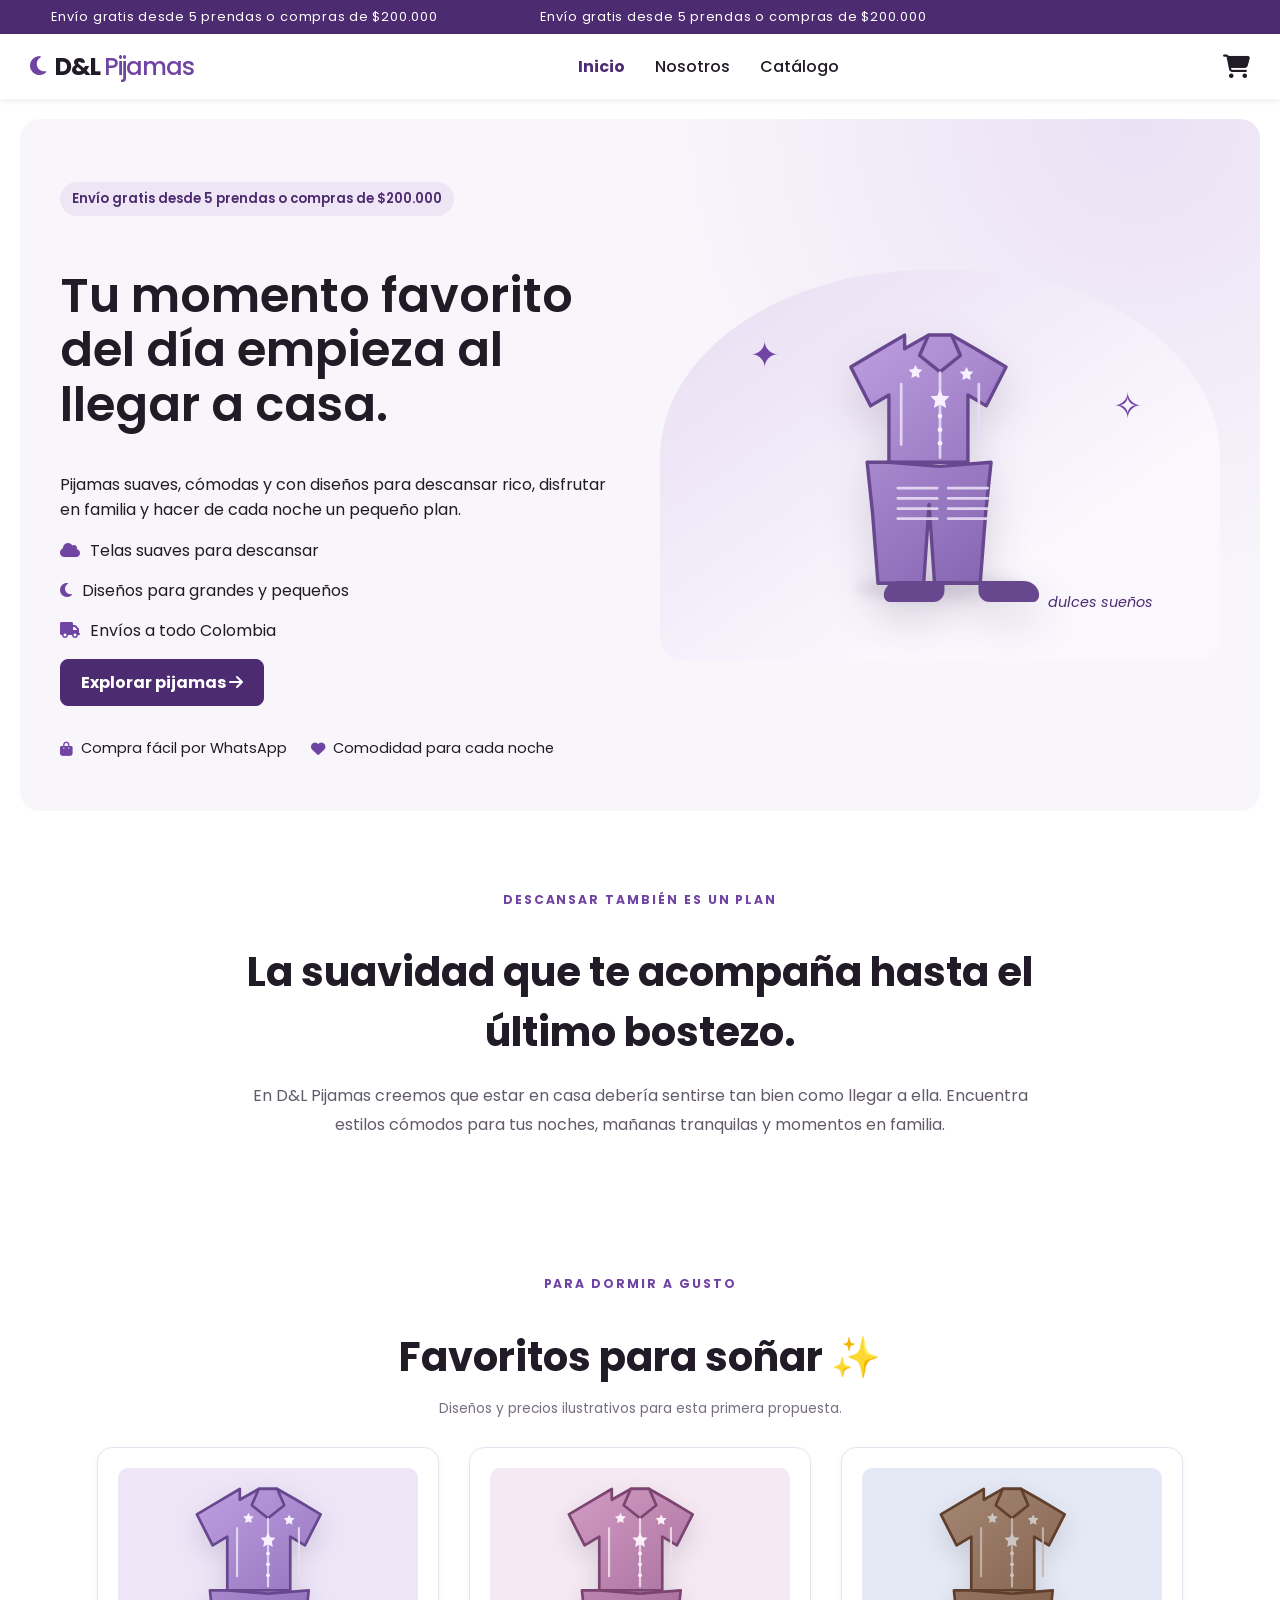
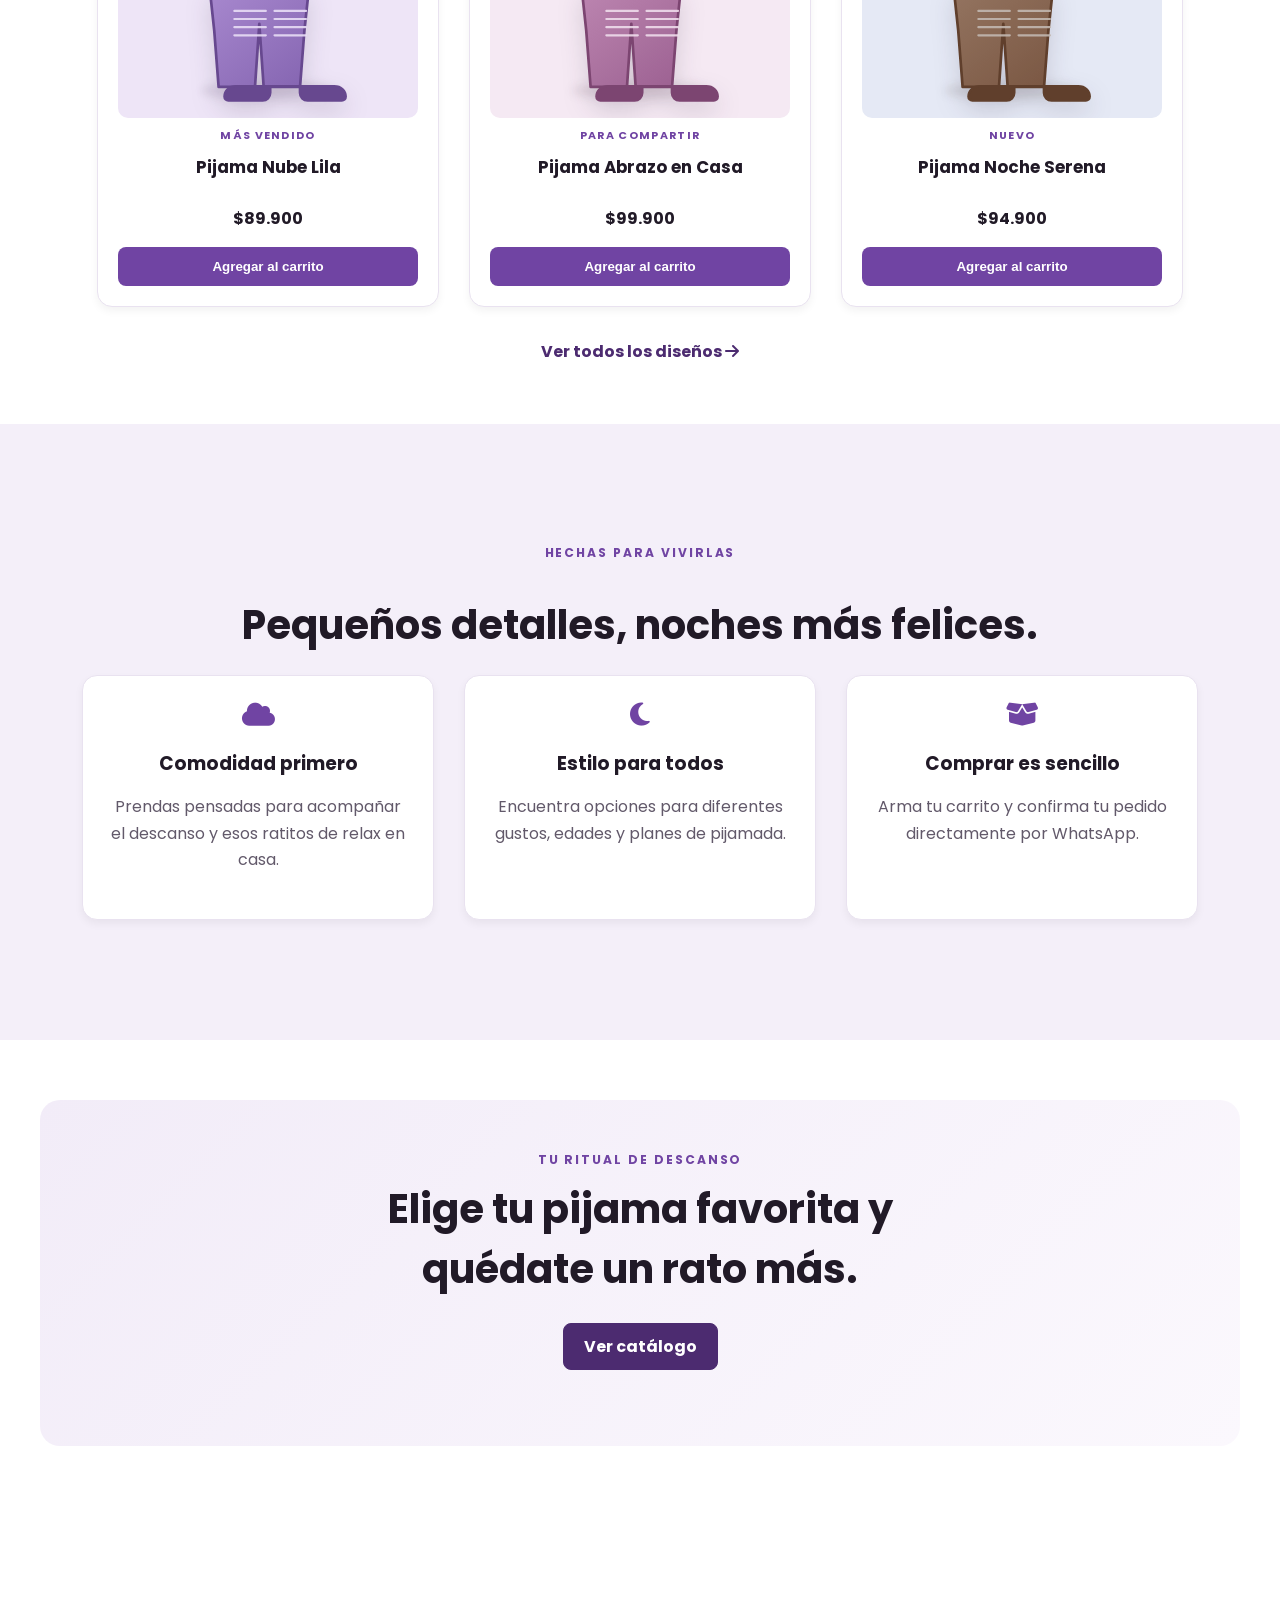
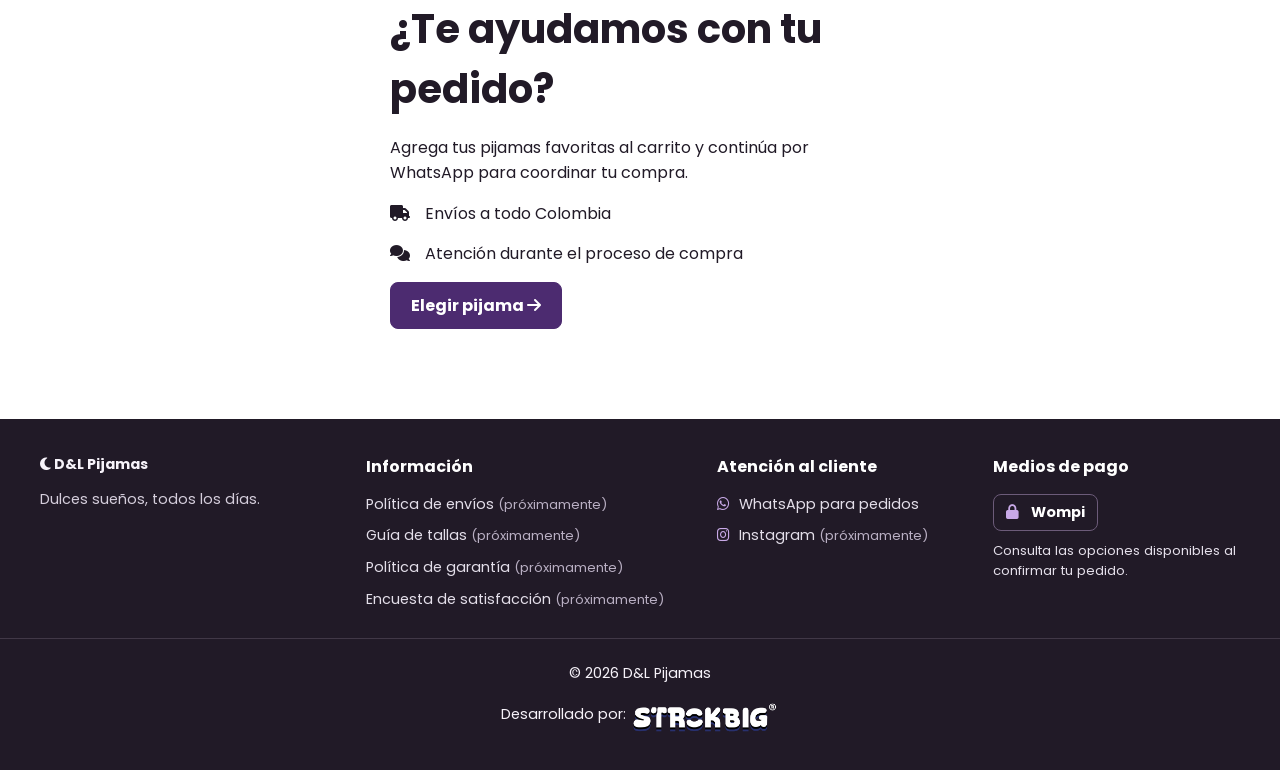
<file: index.html>
<!DOCTYPE html>
<html lang="es">
<head>
    <meta charset="UTF-8">
    <meta name="viewport" content="width=device-width, initial-scale=1.0">
    <title>D&amp;L Pijamas | Sueños suaves</title>
    <link rel="stylesheet" href="styles/inicio.css"> 
    <link rel="preconnect" href="https://fonts.googleapis.com">
    <link rel="preconnect" href="https://fonts.gstatic.com" crossorigin>
    <link href="https://fonts.googleapis.com/css2?family=Poppins:wght@400;600;700&display=swap" rel="stylesheet">
    <link rel="stylesheet" href="https://cdnjs.cloudflare.com/ajax/libs/font-awesome/6.5.0/css/all.min.css"/>
</head>
<body>

    <div class="top-bar" aria-label="Envío gratis desde 5 prendas o compras de $200.000">
        <div class="ticker-track" aria-hidden="true">
            <span>Envío gratis desde 5 prendas o compras de $200.000</span>
            <span>Envío gratis desde 5 prendas o compras de $200.000</span>
        </div>
        <span class="visually-hidden">Envío gratis desde 5 prendas o compras de $200.000</span>
    </div>

    <header>
        <div class="logo">
            <span class="logo-mark" aria-hidden="true"><i class="fa-solid fa-moon"></i></span>
            <span class="logo-text">D&amp;L <span>Pijamas</span></span>
        </div>
        
        <nav class="main-nav">
            <ul>
                <li><a href="index.html" class="active">Inicio</a></li>
                <li><a href="nosotros.html">Nosotros</a></li>
                <li><a href="catalogo.html">Catálogo</a></li>
            </ul>
        </nav>
        
        <div class="header-icons">
            <div class="cart-icon">
                 <i class="fa-solid fa-cart-shopping"></i>
                 <span id="cart-counter"></span>
            </div>
            <button class="hamburger" id="hamburger-button" aria-label="Abrir menú">
                <span class="hamburger-line"></span>
                <span class="hamburger-line"></span>
                <span class="hamburger-line"></span>
            </button>
        </div>
    </header>

    <main>
        <section class="announcement-banner" id="collection-announcement" aria-live="polite" hidden>
            <span class="announcement-label"><i class="fa-solid fa-bullhorn"></i> Anuncio</span>
            <div class="announcement-copy">
                <h2 id="announcement-title"></h2>
                <p id="announcement-message"></p>
            </div>
        </section>

        <section class="hero">
            <div class="hero-content">
                <p class="nuevo-envio">Envío gratis desde 5 prendas o compras de $200.000</p>
                <h1>Tu momento favorito del día empieza al llegar a casa.</h1>
                <p>Pijamas suaves, cómodas y con diseños para descansar rico, disfrutar en familia y hacer de cada noche un pequeño plan.</p>
                <ul class="hero-features">
                    <li><i class="fa-solid fa-cloud"></i> Telas suaves para descansar</li>
                    <li><i class="fa-solid fa-moon"></i> Diseños para grandes y pequeños</li>
                    <li><i class="fa-solid fa-truck"></i> Envíos a todo Colombia</li>
                </ul>
                <a href="catalogo.html" class="btn-lookbook">Explorar pijamas <i class="fa-solid fa-arrow-right"></i></a>
                <div class="trust-badges">
                    <span><i class="fa-solid fa-bag-shopping"></i> Compra fácil por WhatsApp</span>
                    <span><i class="fa-solid fa-heart"></i> Comodidad para cada noche</span>
                </div>
            </div>
            <div class="hero-image">
                 <div class="hero-art" aria-label="Ilustración de un conjunto de pijama">
                    <span class="hero-sparkle sparkle-one">✦</span>
                    <span class="hero-sparkle sparkle-two">✧</span>
                    <img src="img/pijama-set.svg" alt="Ilustración de un conjunto de pijama color lila">
                    <span class="hero-art-note">dulces sueños</span>
                 </div>
            </div>
        </section>

        <section class="about container" id="nosotros">
            <p class="eyebrow">DESCANSAR TAMBIÉN ES UN PLAN</p>
            <h2>La suavidad que te acompaña hasta el último bostezo.</h2>
            <p>En D&amp;L Pijamas creemos que estar en casa debería sentirse tan bien como llegar a ella. Encuentra estilos cómodos para tus noches, mañanas tranquilas y momentos en familia.</p>
        </section>

        <section class="featured-products container" id="productos">
            <p class="eyebrow">PARA DORMIR A GUSTO</p>
            <h2>Favoritos para soñar ✨</h2>
            <p class="catalog-note">Diseños y precios ilustrativos para esta primera propuesta.</p>
            <div class="product-grid">
                <div class="producto" data-category="mujer">
                    <div class="product-art tone-lilac"><img src="img/pijama-set.svg" alt="Ilustración de pijama lila"></div>
                    <span class="product-tag">MÁS VENDIDO</span>
                    <h3>Pijama Nube Lila</h3>
                    <p class="price">$89.900</p>
                    <button class="btn-add-to-cart">Agregar al carrito</button>
                </div>
                <div class="producto" data-category="familiar">
                    <div class="product-art tone-rose"><img src="img/pijama-set.svg" alt="Ilustración de pijama rosada"></div>
                    <span class="product-tag">PARA COMPARTIR</span>
                    <h3>Pijama Abrazo en Casa</h3>
                    <p class="price">$99.900</p>
                    <button class="btn-add-to-cart">Agregar al carrito</button>
                </div>
                <div class="producto" data-category="hombre">
                    <div class="product-art tone-night"><img src="img/pijama-set.svg" alt="Ilustración de pijama azul noche"></div>
                    <span class="product-tag">NUEVO</span>
                    <h3>Pijama Noche Serena</h3>
                    <p class="price">$94.900</p>
                    <button class="btn-add-to-cart">Agregar al carrito</button>
                </div>
            </div>
            <a class="text-link" href="catalogo.html">Ver todos los diseños <i class="fa-solid fa-arrow-right"></i></a>
        </section>

        <section class="testimonials" id="beneficios">
            <div class="container">
                <p class="eyebrow">HECHAS PARA VIVIRLAS</p>
                <h2>Pequeños detalles, noches más felices.</h2>
                <div class="testimonial-grid">
                    <div class="testimonial-card">
                        <i class="fa-solid fa-cloud"></i>
                        <h3>Comodidad primero</h3>
                        <p>Prendas pensadas para acompañar el descanso y esos ratitos de relax en casa.</p>
                    </div>
                    <div class="testimonial-card">
                        <i class="fa-solid fa-moon"></i>
                        <h3>Estilo para todos</h3>
                        <p>Encuentra opciones para diferentes gustos, edades y planes de pijamada.</p>
                    </div>
                    <div class="testimonial-card">
                        <i class="fa-solid fa-box-open"></i>
                        <h3>Comprar es sencillo</h3>
                        <p>Arma tu carrito y confirma tu pedido directamente por WhatsApp.</p>
                    </div>
                </div>
            </div>
        </section>
        
        <section class="instagram container" id="instagram">
            <div class="rest-banner">
                <span class="eyebrow">TU RITUAL DE DESCANSO</span>
                <h2>Elige tu pijama favorita y quédate un rato más.</h2>
                <a href="catalogo.html" class="btn-lookbook">Ver catálogo</a>
            </div>
        </section>

        <section class="contact container" id="contacto">
            <div class="contact-info">
                <h2>¿Te ayudamos con tu pedido?</h2>
                <p>Agrega tus pijamas favoritas al carrito y continúa por WhatsApp para coordinar tu compra.</p>
                <ul class="contact-details">
                    <li><i class="fa-solid fa-truck"></i> Envíos a todo Colombia</li>
                    <li><i class="fa-solid fa-comments"></i> Atención durante el proceso de compra</li>
                </ul>
                <a href="catalogo.html" class="btn-lookbook">Elegir pijama <i class="fa-solid fa-arrow-right"></i></a>
            </div>
        </section>
    </main>
    
    <div class="cart" id="cart">
        <button id="cart-close" aria-label="Cerrar carrito" title="Cerrar carrito" class="cart-close">×</button>
        <h3>Tu carrito 🛍️</h3>
        <div class="cart-items" aria-live="polite"></div>
        <div class="cart-summary">
            <div class="wholesale-notice" id="wholesale-notice">
                <i class="fa-solid fa-box-open"></i> Para pedidos grandes, confirma disponibilidad por WhatsApp
            </div>
            <div class="cart-row subtotal">Subtotal: <span id="cart-subtotal">$0</span></div>
            <fieldset class="shipping-options">
                <legend>Método de entrega</legend>
                <label><input type="radio" name="shippingMethod" value="delivery" checked> Domicilio</label>
                <label><input type="radio" name="shippingMethod" value="pickup"> Recoger</label>
            </fieldset>
            <div class="cart-row shipping-fee">Costo envío: <span id="cart-shipping">$0</span></div>
            <div class="cart-row total">Total: <strong id="cart-total">$0</strong></div>
            <div class="cart-actions">
                <button id="checkout-whatsapp" class="primary">Pagar por WhatsApp</button>
                <button id="clear-cart" type="button">Vaciar carrito</button>
            </div>
        </div>
    </div>

    <div class="checkout-modal" id="checkout-modal" role="dialog" aria-modal="true" aria-hidden="true">
        <div class="checkout-modal-content" role="document">
            <button id="modal-close" aria-label="Cerrar formulario" title="Cerrar">×</button>
            <h4>Detalles de envío</h4>
            <form id="delivery-form">
                <label for="delivery-address">Domicilio</label>
                <input id="delivery-address" name="address" type="text" placeholder="Dirección completa" required>
                <label for="contact-name">Nombre completo</label>
                <input id="contact-name" name="name" type="text" placeholder="Nombre completo" required>
                <label for="contact-phone">Número de celular</label>
                <input id="contact-phone" name="phone" type="tel" placeholder="+57 300 0000000" required>
                <div class="modal-buttons">
                    <button type="button" id="modal-cancel">Cancelar</button>
                    <button type="submit" class="primary">Confirmar y pagar</button>
                </div>
            </form>
        </div>
    </div>

    <footer>
        <div class="footer-content">
            <div class="footer-about">
                <span class="footer-brand"><i class="fa-solid fa-moon"></i> D&amp;L Pijamas</span>
                <p>Dulces sueños, todos los días.</p>
            </div>
            <div class="footer-column">
                <h2>Información</h2>
                <span>Política de envíos <span class="footer-pending">(próximamente)</span></span>
                <span>Guía de tallas <span class="footer-pending">(próximamente)</span></span>
                <span>Política de garantía <span class="footer-pending">(próximamente)</span></span>
                <span>Encuesta de satisfacción <span class="footer-pending">(próximamente)</span></span>
            </div>
            <div class="footer-column">
                <h2>Atención al cliente</h2>
                <a href="https://wa.me/573172980319" target="_blank" rel="noopener noreferrer"><i class="fa-brands fa-whatsapp"></i> WhatsApp para pedidos</a>
                <span><i class="fa-brands fa-instagram"></i> Instagram <span class="footer-pending">(próximamente)</span></span>
            </div>
            <div class="footer-column footer-payment">
                <h2>Medios de pago</h2>
                <span class="wompi-badge"><i class="fa-solid fa-lock"></i> Wompi</span>
                <span class="footer-pending">Consulta las opciones disponibles al confirmar tu pedido.</span>
            </div>
        </div>
        <div class="footer-bottom">
            <p>© 2026 D&amp;L Pijamas</p>
            <p>Desarrollado por:
                <a href="https://www.strokbig.com" target="_blank" rel="noopener noreferrer">
                    <img src="img/Logos/Strokbig-Logo-II-[SF].png" alt="Logotipo de Strokbig" width="150">
                </a>
            </p>
        </div>
    </footer>

    <script src="scripts/inicio.js"></script>
    <script src="scripts/anuncio.js"></script>
</body>
</html>
</file>
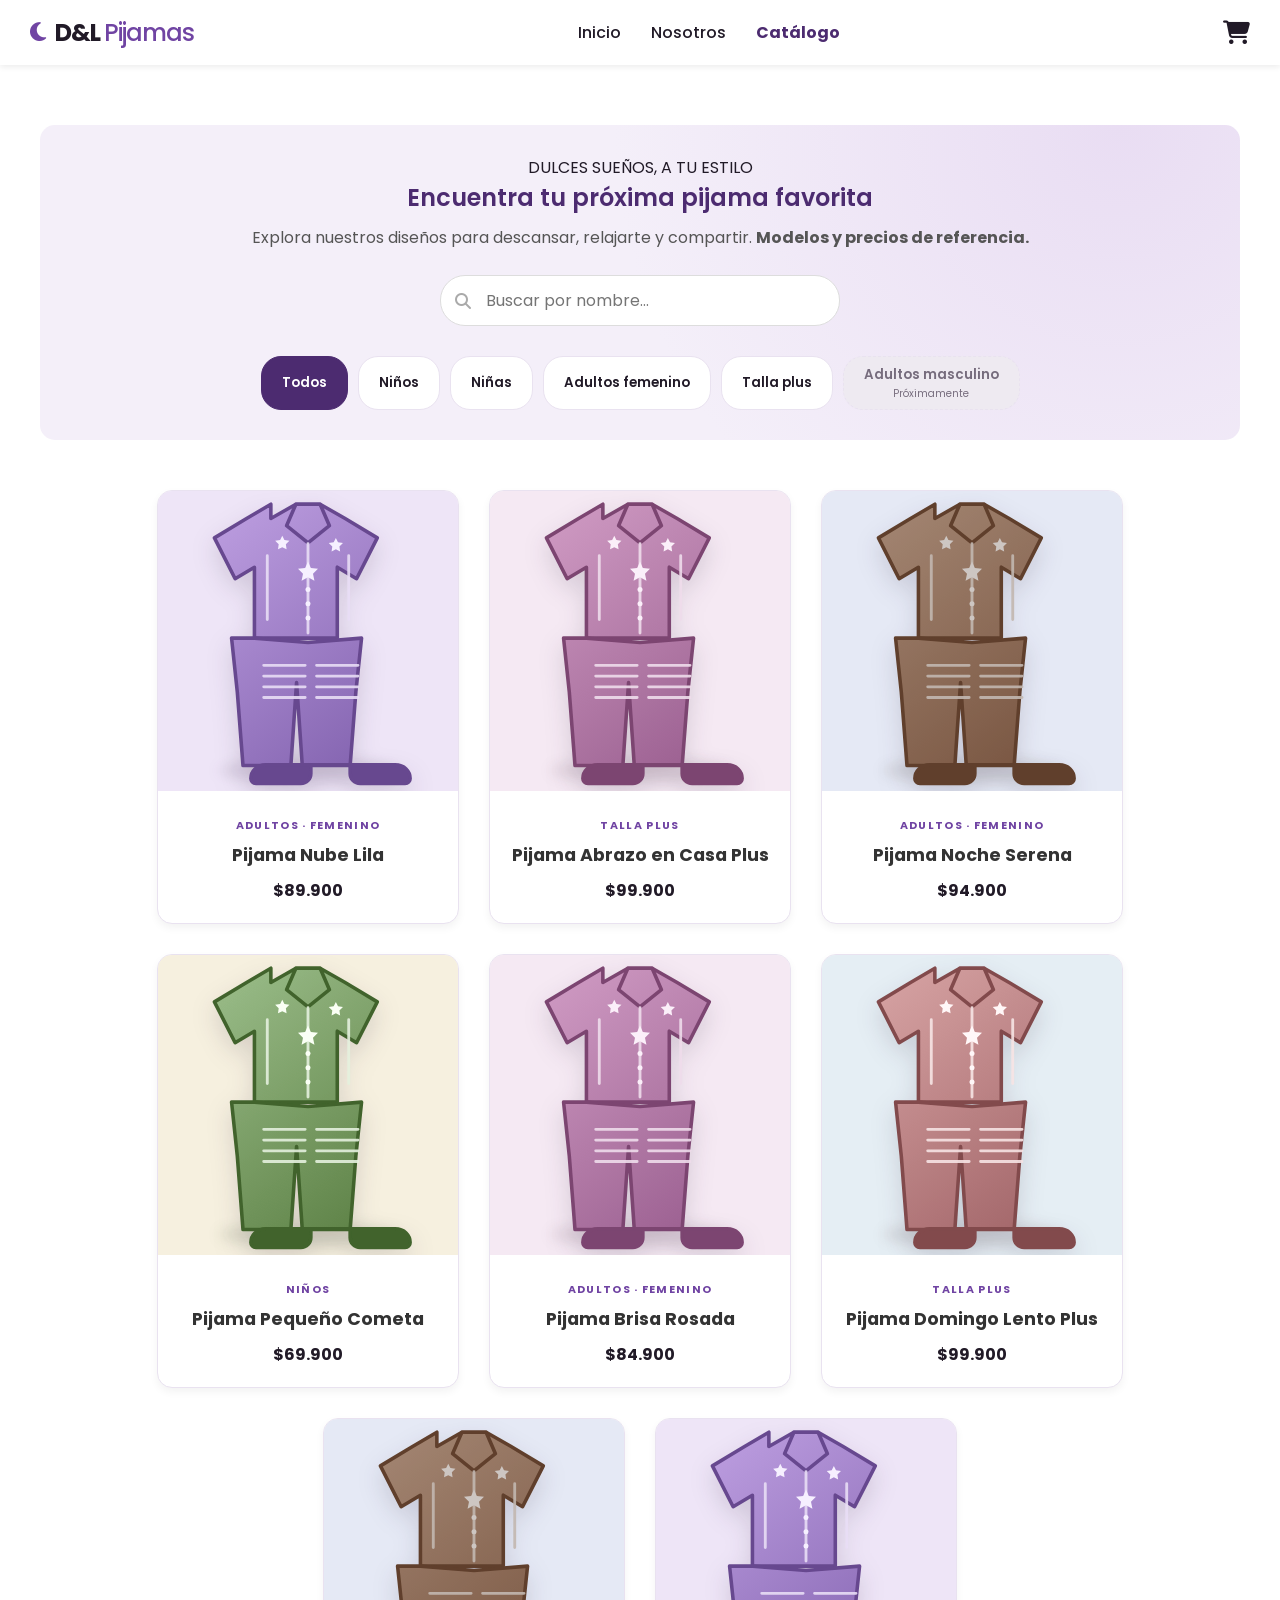
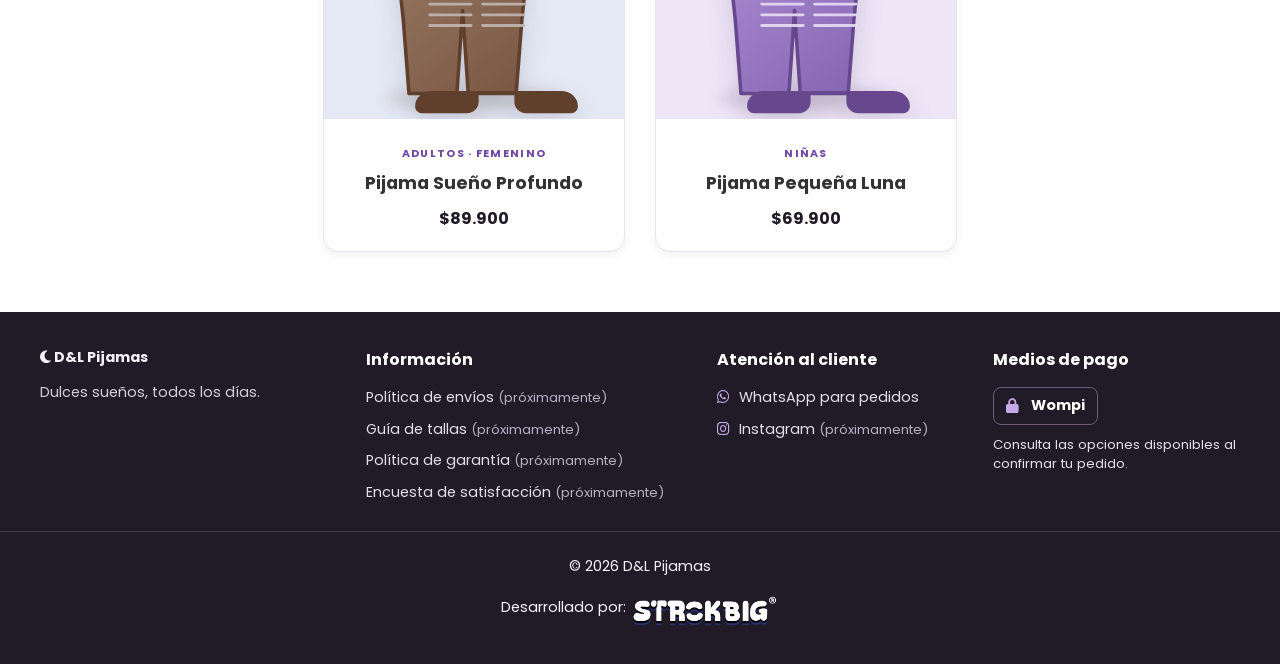
<file: catalogo.html>
<!DOCTYPE html>
<html lang="es">
<head>
    <meta charset="UTF-8">
    <meta name="viewport" content="width=device-width, initial-scale=1.0">
    <title>Catálogo | D&amp;L Pijamas</title>
    <link rel="stylesheet" href="styles/catalogo.css"> 
    <link rel="preconnect" href="https://fonts.googleapis.com">
    <link rel="preconnect" href="https://fonts.gstatic.com" crossorigin>
    <link href="https://fonts.googleapis.com/css2?family=Poppins:wght@400;600;700&display=swap" rel="stylesheet">
    <link rel="stylesheet" href="https://cdnjs.cloudflare.com/ajax/libs/font-awesome/6.5.0/css/all.min.css"/>
</head>
<body>

    <header>
        <div class="logo">
            <span class="logo-mark" aria-hidden="true"><i class="fa-solid fa-moon"></i></span>
            <span class="logo-text">D&amp;L <span>Pijamas</span></span>
        </div>
        <nav class="main-nav">
            <ul>
                <li><a href="index.html">Inicio</a></li>
                <li><a href="nosotros.html">Nosotros</a></li>
                <li><a href="catalogo.html" class="active">Catálogo</a></li>
            </ul>
        </nav>
        <div class="header-icons">
            <div class="cart-icon">
                 <i class="fa-solid fa-cart-shopping"></i>
                 <span id="cart-counter"></span>
            </div>
            <button class="hamburger" id="hamburger-button" aria-label="Abrir menú">
                <span class="hamburger-line"></span>
                <span class="hamburger-line"></span>
                <span class="hamburger-line"></span>
            </button>
        </div>
    </header>

    <main>
        <section class="catalog-section container">
            <div class="catalog-header">
                <span class="eyebrow">DULCES SUEÑOS, A TU ESTILO</span>
                <h1>Encuentra tu próxima pijama favorita</h1>
                <p>Explora nuestros diseños para descansar, relajarte y compartir. <strong>Modelos y precios de referencia.</strong></p>
                <div class="search-container">
                    <i class="fa-solid fa-magnifying-glass search-icon"></i>
                    <input type="search" id="search-bar" placeholder="Buscar por nombre...">
                </div>
                <div class="filter-container">
                    <button class="filter-btn active" data-filter="all">Todos</button>
                    <button class="filter-btn" data-filter="ninos">Niños</button>
                    <button class="filter-btn" data-filter="ninas">Niñas</button>
                    <button class="filter-btn" data-filter="adulto-femenino">Adultos femenino</button>
                    <button class="filter-btn" data-filter="talla-plus">Talla plus</button>
                    <button class="filter-btn" disabled aria-disabled="true" title="Próximamente">Adultos masculino <span class="filter-coming-soon">Próximamente</span></button>
                </div>
            </div>
            
            <div class="product-grid">
                <div class="producto" data-category="adulto-femenino">
                    <div class="image-container">
                        <div class="product-art tone-lilac"><img src="img/pijama-set.svg" alt="Ilustración de conjunto de pijama lila"></div>
                        <div class="product-overlay">
                            <button class="btn-add-to-cart">Agregar al carrito</button>
                        </div>
                    </div>
                    <div class="product-info">
                        <span class="product-tag">ADULTOS · FEMENINO</span>
                        <h3>Pijama Nube Lila</h3>
                        <p class="price">$89.900</p>
                    </div>
                </div>
                <div class="producto" data-category="talla-plus">
                    <div class="image-container">
                        <div class="product-art tone-rose"><img src="img/pijama-set.svg" alt="Ilustración de conjunto de pijama rosado"></div>
                        <div class="product-overlay">
                            <button class="btn-add-to-cart">Agregar al carrito</button>
                        </div>
                    </div>
                    <div class="product-info">
                        <span class="product-tag">TALLA PLUS</span>
                        <h3>Pijama Abrazo en Casa Plus</h3>
                        <p class="price">$99.900</p>
                    </div>
                </div>
                <div class="producto" data-category="adulto-femenino">
                    <div class="image-container">
                        <div class="product-art tone-night"><img src="img/pijama-set.svg" alt="Ilustración de conjunto de pijama azul noche"></div>
                        <div class="product-overlay">
                            <button class="btn-add-to-cart">Agregar al carrito</button>
                        </div>
                    </div>
                    <div class="product-info">
                        <span class="product-tag">ADULTOS · FEMENINO</span>
                        <h3>Pijama Noche Serena</h3>
                        <p class="price">$94.900</p>
                    </div>
                </div>
                <div class="producto" data-category="ninos">
                    <div class="image-container">
                        <div class="product-art tone-sun"><img src="img/pijama-set.svg" alt="Ilustración de conjunto de pijama amarillo suave"></div>
                        <div class="product-overlay">
                            <button class="btn-add-to-cart">Agregar al carrito</button>
                        </div>
                    </div>
                    <div class="product-info">
                        <span class="product-tag">NIÑOS</span>
                        <h3>Pijama Pequeño Cometa</h3>
                        <p class="price">$69.900</p>
                    </div>
                </div>
                <div class="producto" data-category="adulto-femenino">
                    <div class="image-container">
                        <div class="product-art tone-rose"><img src="img/pijama-set.svg" alt="Ilustración de conjunto de pijama rosado"></div>
                        <div class="product-overlay">
                            <button class="btn-add-to-cart">Agregar al carrito</button>
                        </div>
                    </div>
                    <div class="product-info">
                        <span class="product-tag">ADULTOS · FEMENINO</span>
                        <h3>Pijama Brisa Rosada</h3>
                        <p class="price">$84.900</p>
                    </div>
                </div>
                <div class="producto" data-category="talla-plus">
                    <div class="image-container">
                        <div class="product-art tone-sky"><img src="img/pijama-set.svg" alt="Ilustración de conjunto de pijama azul claro"></div>
                        <div class="product-overlay">
                            <button class="btn-add-to-cart">Agregar al carrito</button>
                        </div>
                    </div>
                    <div class="product-info">
                        <span class="product-tag">TALLA PLUS</span>
                        <h3>Pijama Domingo Lento Plus</h3>
                        <p class="price">$99.900</p>
                    </div>
                </div>
                <div class="producto" data-category="adulto-femenino">
                    <div class="image-container">
                        <div class="product-art tone-night"><img src="img/pijama-set.svg" alt="Ilustración de conjunto de pijama azul noche"></div>
                        <div class="product-overlay">
                            <button class="btn-add-to-cart">Agregar al carrito</button>
                        </div>
                    </div>
                    <div class="product-info">
                        <span class="product-tag">ADULTOS · FEMENINO</span>
                        <h3>Pijama Sueño Profundo</h3>
                        <p class="price">$89.900</p>
                    </div>
                </div>
                <div class="producto" data-category="ninas">
                    <div class="image-container">
                        <div class="product-art tone-lilac"><img src="img/pijama-set.svg" alt="Ilustración de conjunto de pijama lila"></div>
                        <div class="product-overlay">
                            <button class="btn-add-to-cart">Agregar al carrito</button>
                        </div>
                    </div>
                    <div class="product-info">
                        <span class="product-tag">NIÑAS</span>
                        <h3>Pijama Pequeña Luna</h3>
                        <p class="price">$69.900</p>
                    </div>
                </div>
            </div>
        </section>
    </main>
    
    <div class="cart" id="cart">
        <button id="cart-close" aria-label="Cerrar carrito" title="Cerrar carrito" class="cart-close">×</button>
        <h3>Tu carrito 🛍️</h3>
        <div class="cart-items" aria-live="polite"></div>
        <div class="cart-summary">
            <div class="wholesale-notice" id="wholesale-notice">
                <i class="fa-solid fa-box-open"></i> Para pedidos grandes, confirma disponibilidad por WhatsApp
            </div>
            <div class="cart-row subtotal">Subtotal: <span id="cart-subtotal">$0</span></div>
            <fieldset class="shipping-options">
                <legend>Método de entrega</legend>
                <label><input type="radio" name="shippingMethod" value="delivery" checked> Domicilio</label>
                <label><input type="radio" name="shippingMethod" value="pickup"> Recoger</label>
            </fieldset>
            <div class="cart-row shipping-fee">Costo envío: <span id="cart-shipping">$0</span></div>
            <div class="cart-row total">Total: <strong id="cart-total">$0</strong></div>
            <div class="cart-actions">
                <button id="checkout-whatsapp" class="primary">Pagar por WhatsApp</button>
                <button id="clear-cart" type="button">Vaciar carrito</button>
            </div>
        </div>
    </div>

    <div class="checkout-modal" id="checkout-modal" role="dialog" aria-modal="true" aria-hidden="true">
        <div class="checkout-modal-content" role="document">
            <button id="modal-close" aria-label="Cerrar formulario" title="Cerrar">×</button>
            <h4>Detalles de envío</h4>
            <form id="delivery-form">
                <label for="delivery-address">Domicilio</label>
                <input id="delivery-address" name="address" type="text" placeholder="Dirección completa" required>
                <label for="contact-name">Nombre completo</label>
                <input id="contact-name" name="name" type="text" placeholder="Nombre completo" required>
                <label for="contact-phone">Número de celular</label>
                <input id="contact-phone" name="phone" type="tel" placeholder="+57 300 0000000" required>
                <div class="modal-buttons">
                    <button type="button" id="modal-cancel">Cancelar</button>
                    <button type="submit" class="primary">Confirmar y pagar</button>
                </div>
            </form>
        </div>
    </div>

    <footer>
        <div class="footer-content">
            <div class="footer-about">
                <span class="footer-brand"><i class="fa-solid fa-moon"></i> D&amp;L Pijamas</span>
                <p>Dulces sueños, todos los días.</p>
            </div>
            <div class="footer-column">
                <h2>Información</h2>
                <span>Política de envíos <span class="footer-pending">(próximamente)</span></span>
                <span>Guía de tallas <span class="footer-pending">(próximamente)</span></span>
                <span>Política de garantía <span class="footer-pending">(próximamente)</span></span>
                <span>Encuesta de satisfacción <span class="footer-pending">(próximamente)</span></span>
            </div>
            <div class="footer-column">
                <h2>Atención al cliente</h2>
                <a href="https://wa.me/573172980319" target="_blank" rel="noopener noreferrer"><i class="fa-brands fa-whatsapp"></i> WhatsApp para pedidos</a>
                <span><i class="fa-brands fa-instagram"></i> Instagram <span class="footer-pending">(próximamente)</span></span>
            </div>
            <div class="footer-column footer-payment">
                <h2>Medios de pago</h2>
                <span class="wompi-badge"><i class="fa-solid fa-lock"></i> Wompi</span>
                <span class="footer-pending">Consulta las opciones disponibles al confirmar tu pedido.</span>
            </div>
        </div>
        <div class="footer-bottom">
            <p>© 2026 D&amp;L Pijamas</p>
            <p>Desarrollado por:
                <a href="https://www.strokbig.com" target="_blank" rel="noopener noreferrer">
                    <img src="img/Logos/Strokbig-Logo-II-[SF].png" alt="Logotipo de Strokbig" width="150">
                </a>
            </p>
        </div>
    </footer>

    <script src="scripts/inicio.js"></script> 
</body>
</html>
</file>
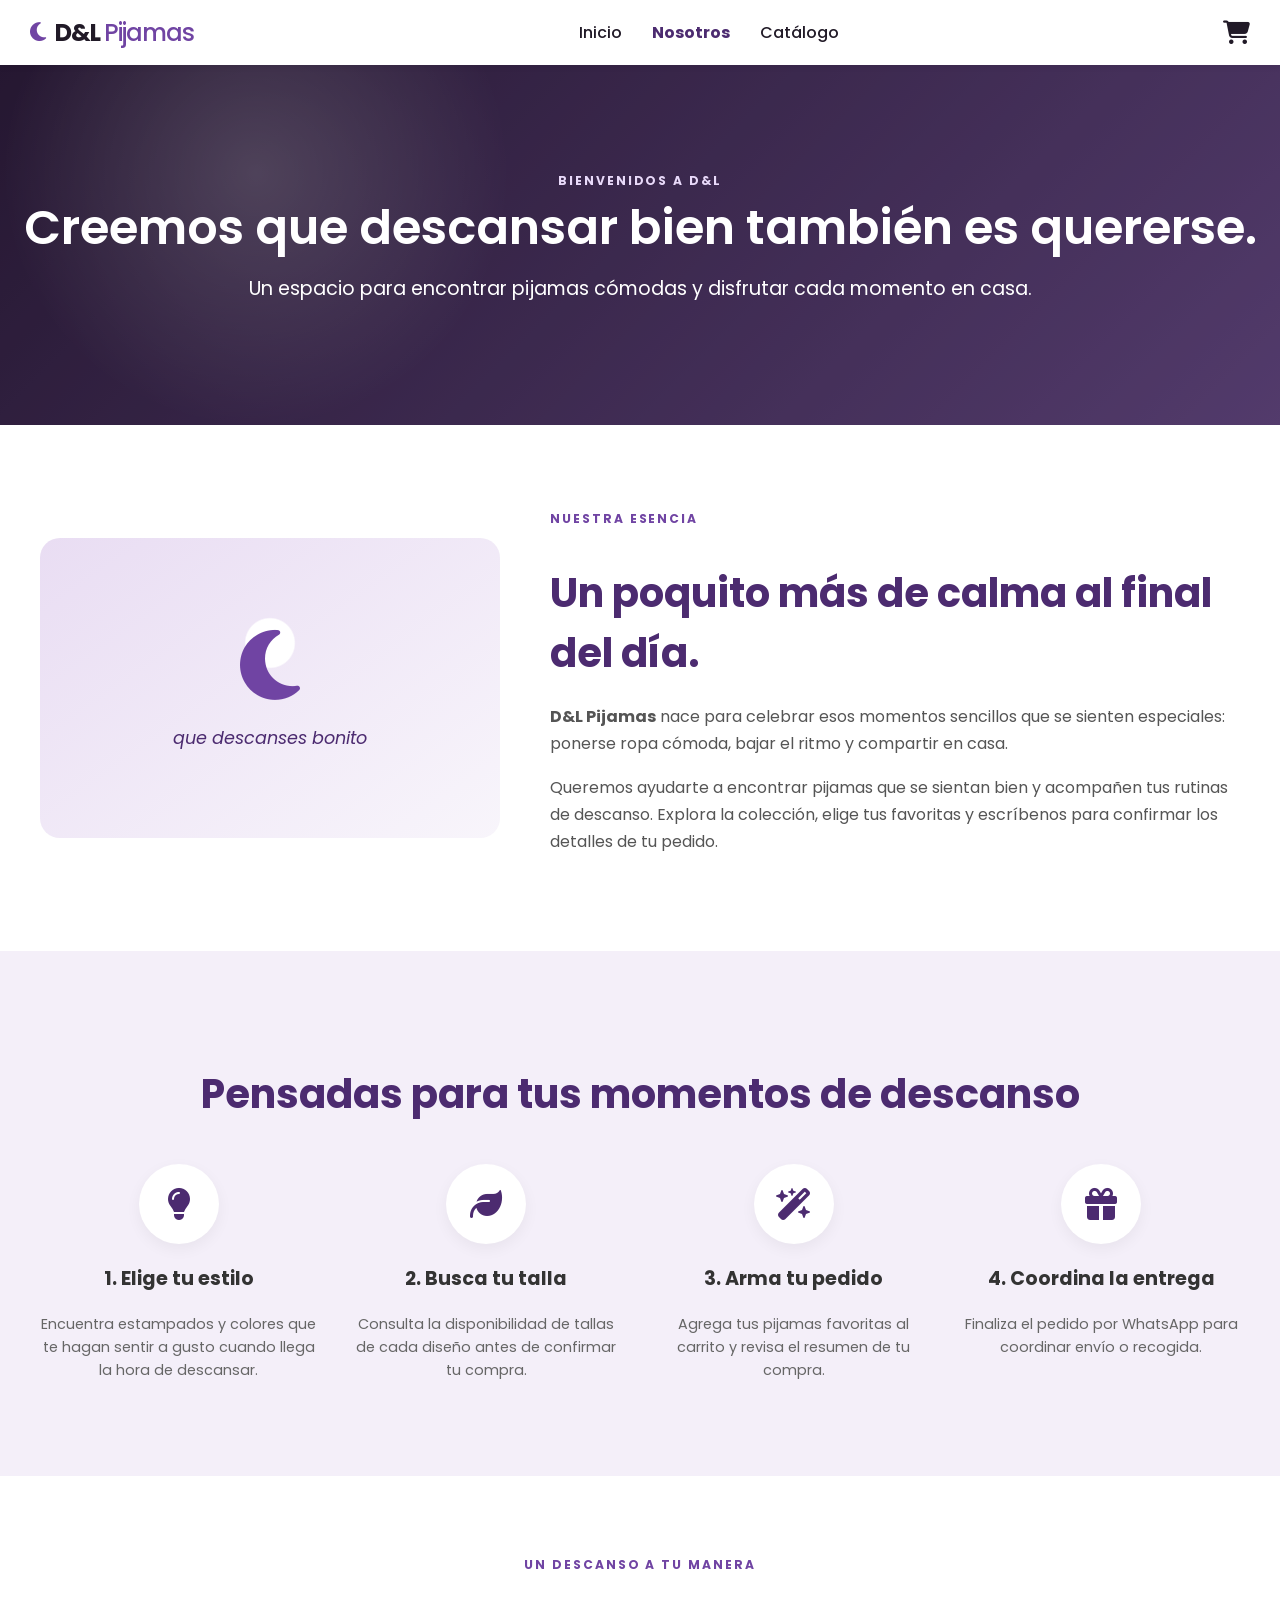
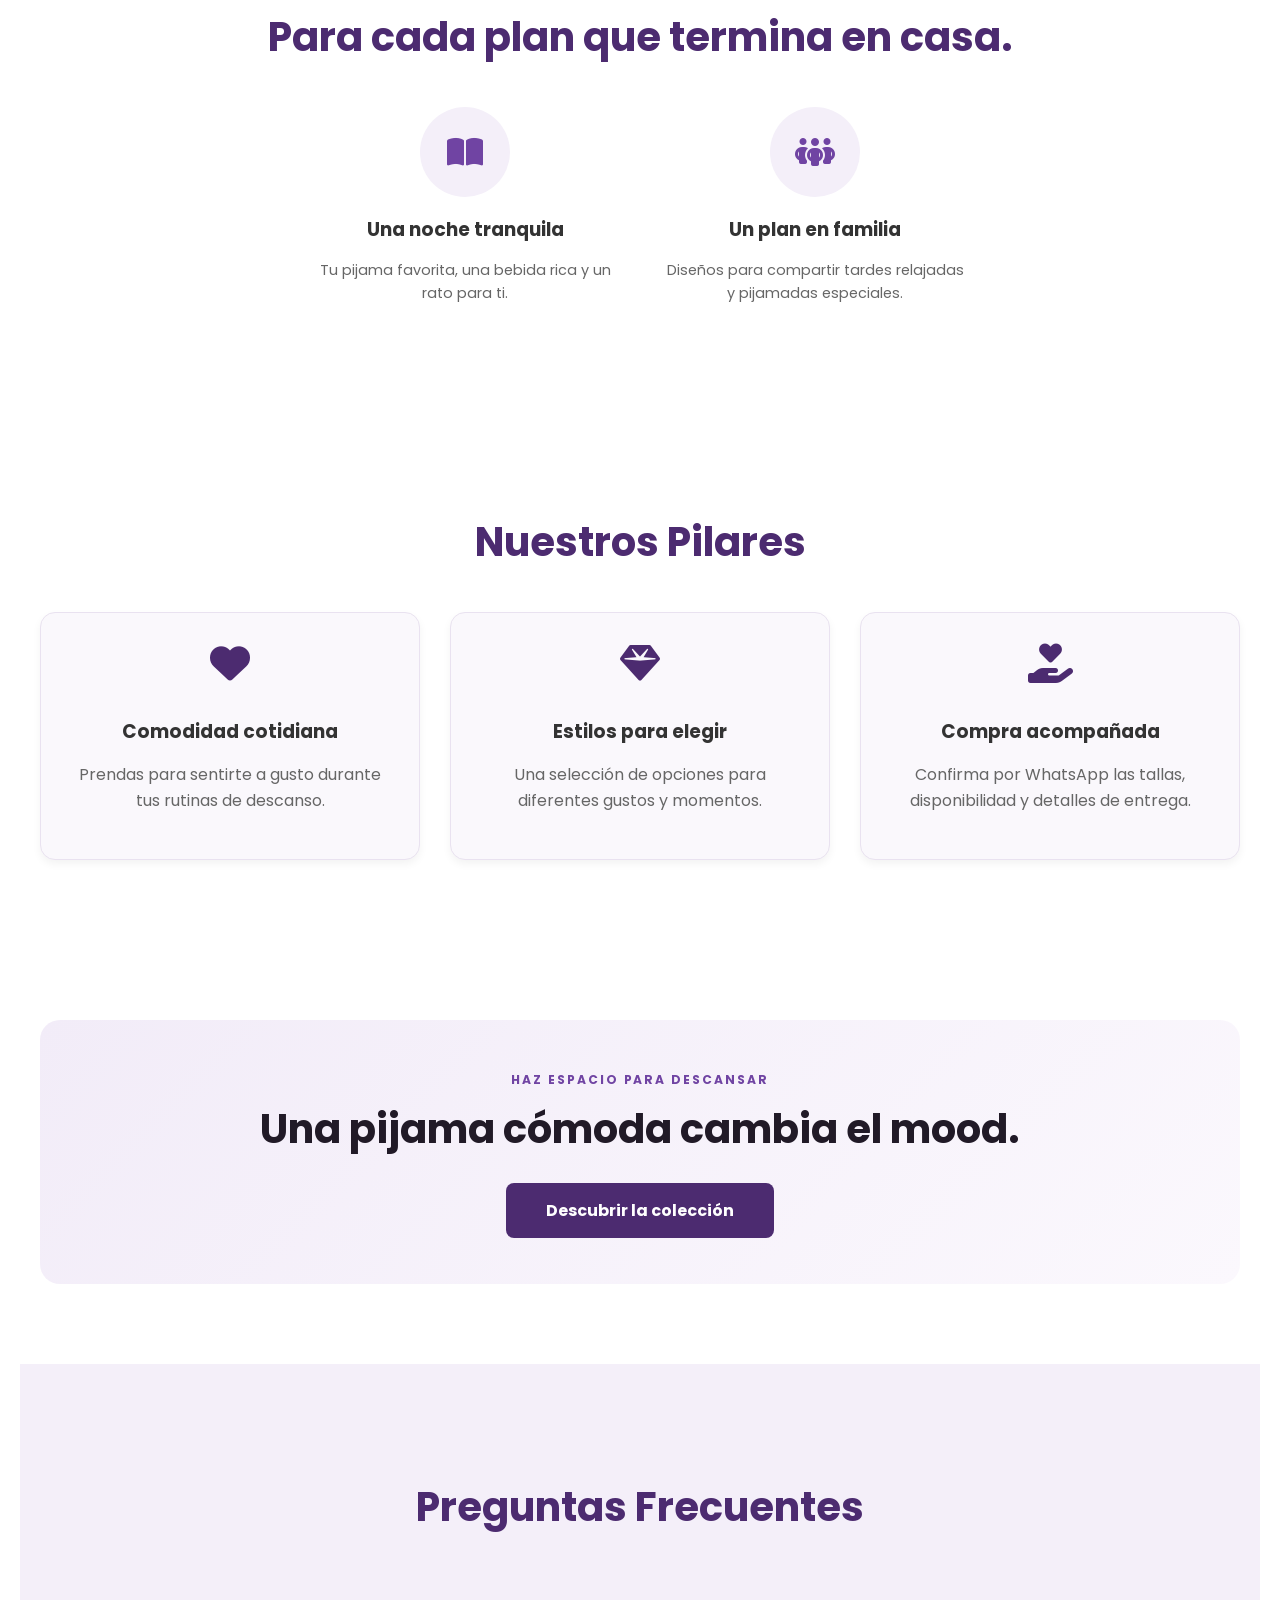
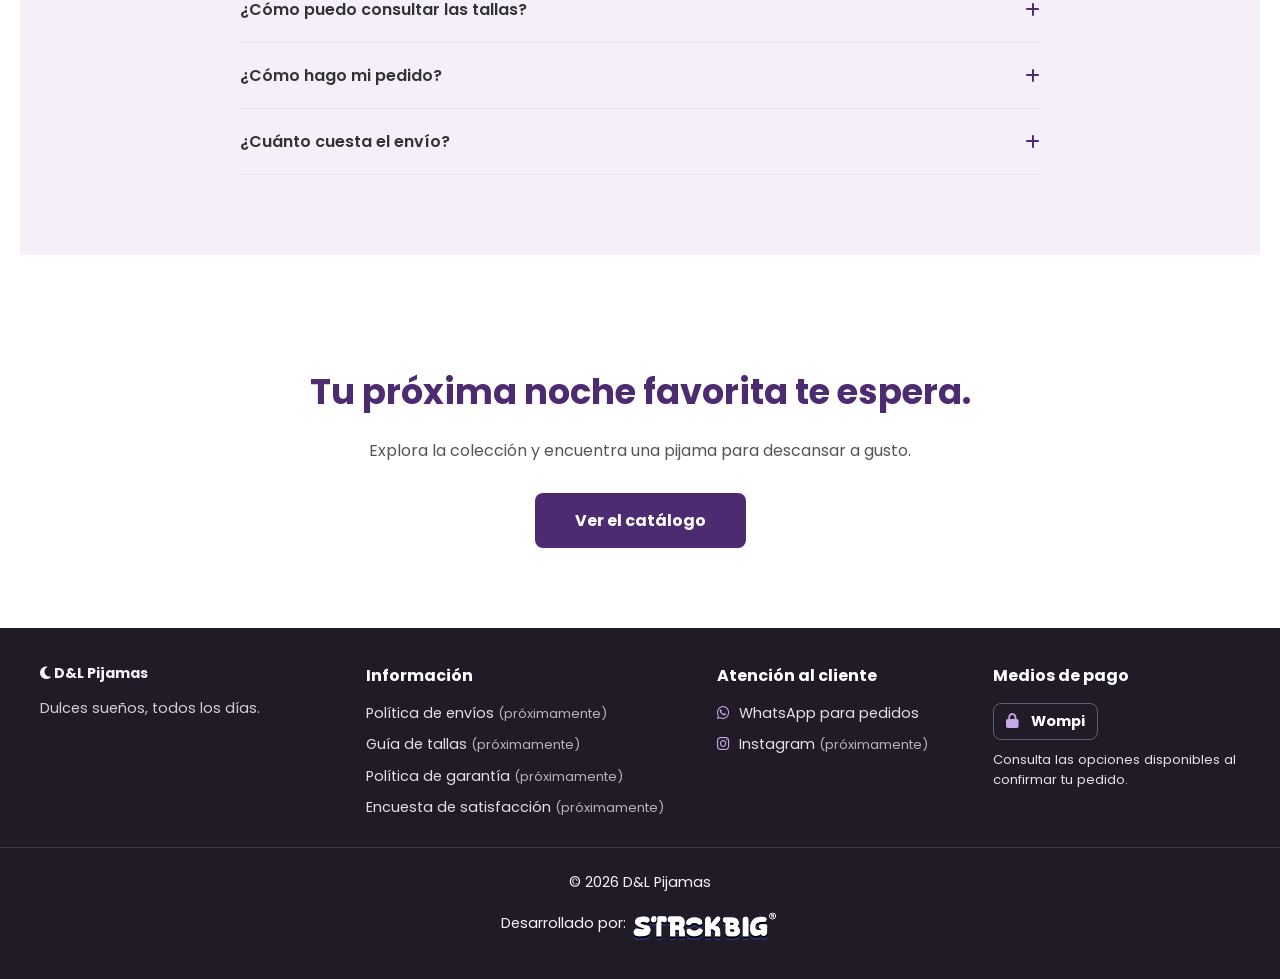
<file: nosotros.html>
<!DOCTYPE html>
<html lang="es">
<head>
    <meta charset="UTF-8">
    <meta name="viewport" content="width=device-width, initial-scale=1.0">
    <title>Nosotros | D&amp;L Pijamas</title>
    <link rel="stylesheet" href="styles/nosotros.css"> 
    <link rel="preconnect" href="https://fonts.googleapis.com">
    <link rel="preconnect" href="https://fonts.gstatic.com" crossorigin>
    <link href="https://fonts.googleapis.com/css2?family=Poppins:wght@400;600;700&display=swap" rel="stylesheet">
    <link rel="stylesheet" href="https://cdnjs.cloudflare.com/ajax/libs/font-awesome/6.5.0/css/all.min.css"/>
</head>
<body>

    <header>
        <div class="logo">
            <span class="logo-mark" aria-hidden="true"><i class="fa-solid fa-moon"></i></span>
            <span class="logo-text">D&amp;L <span>Pijamas</span></span>
        </div>
        <nav class="main-nav">
            <ul>
                <li><a href="index.html">Inicio</a></li>
                <li><a href="nosotros.html" class="active">Nosotros</a></li>
                <li><a href="catalogo.html">Catálogo</a></li>
            </ul>
        </nav>
        <div class="header-icons">
            <div class="cart-icon">
                 <i class="fa-solid fa-cart-shopping"></i>
                 <span id="cart-counter"></span>
            </div>
            <button class="hamburger" id="hamburger-button" aria-label="Abrir menú">
                <span class="hamburger-line"></span>
                <span class="hamburger-line"></span>
                <span class="hamburger-line"></span>
            </button>
        </div>
    </header>

    <main>
        <section class="about-hero">
            <div class="about-hero-content">
                <span class="eyebrow">BIENVENIDOS A D&amp;L</span>
                <h1>Creemos que descansar bien también es quererse.</h1>
                <p>Un espacio para encontrar pijamas cómodas y disfrutar cada momento en casa.</p>
            </div>
        </section>

        <section class="mission container">
            <div class="mission-image"><div class="about-art"><i class="fa-solid fa-moon"></i><span>que descanses bonito</span></div></div>
            <div class="mission-text">
                <span class="eyebrow">NUESTRA ESENCIA</span>
                <h2>Un poquito más de calma al final del día.</h2>
                <p><strong>D&amp;L Pijamas</strong> nace para celebrar esos momentos sencillos que se sienten especiales: ponerse ropa cómoda, bajar el ritmo y compartir en casa.</p>
                <p>Queremos ayudarte a encontrar pijamas que se sientan bien y acompañen tus rutinas de descanso. Explora la colección, elige tus favoritas y escríbenos para confirmar los detalles de tu pedido.</p>
            </div>
        </section>

        <section class="process-section">
            <div class="container">
                <h2>Pensadas para tus momentos de descanso</h2>
                <div class="process-grid">
                    <div class="process-step">
                        <div class="process-icon"><i class="fa-solid fa-lightbulb"></i></div>
                        <h3>1. Elige tu estilo</h3>
                        <p>Encuentra estampados y colores que te hagan sentir a gusto cuando llega la hora de descansar.</p>
                    </div>
                    <div class="process-step">
                        <div class="process-icon"><i class="fa-solid fa-leaf"></i></div>
                        <h3>2. Busca tu talla</h3>
                        <p>Consulta la disponibilidad de tallas de cada diseño antes de confirmar tu compra.</p>
                    </div>
                    <div class="process-step">
                        <div class="process-icon"><i class="fa-solid fa-wand-magic-sparkles"></i></div>
                        <h3>3. Arma tu pedido</h3>
                        <p>Agrega tus pijamas favoritas al carrito y revisa el resumen de tu compra.</p>
                    </div>
                    <div class="process-step">
                        <div class="process-icon"><i class="fa-solid fa-gift"></i></div>
                        <h3>4. Coordina la entrega</h3>
                        <p>Finaliza el pedido por WhatsApp para coordinar envío o recogida.</p>
                    </div>
                </div>
            </div>
        </section>

        <section class="team-section container">
            <p class="eyebrow">UN DESCANSO A TU MANERA</p>
            <h2>Para cada plan que termina en casa.</h2>
            <div class="team-grid">
                <div class="team-member"><div class="moment-icon"><i class="fa-solid fa-book-open"></i></div><h3>Una noche tranquila</h3><p>Tu pijama favorita, una bebida rica y un rato para ti.</p></div>
                <div class="team-member"><div class="moment-icon"><i class="fa-solid fa-people-group"></i></div><h3>Un plan en familia</h3><p>Diseños para compartir tardes relajadas y pijamadas especiales.</p></div>
            </div>
        </section>

        <section class="values">
            <div class="container">
                <h2>Nuestros Pilares</h2>
                <div class="values-grid">
                    <div class="value-card">
                        <i class="fa-solid fa-heart"></i>
                        <h3>Comodidad cotidiana</h3>
                        <p>Prendas para sentirte a gusto durante tus rutinas de descanso.</p>
                    </div>
                    <div class="value-card">
                        <i class="fa-solid fa-gem"></i>
                        <h3>Estilos para elegir</h3>
                        <p>Una selección de opciones para diferentes gustos y momentos.</p>
                    </div>
                    <div class="value-card">
                        <i class="fa-solid fa-hand-holding-heart"></i>
                        <h3>Compra acompañada</h3>
                        <p>Confirma por WhatsApp las tallas, disponibilidad y detalles de entrega.</p>
                    </div>
                </div>
            </div>
        </section>

        <section class="gallery-section container">
            <div class="rest-banner">
                <span class="eyebrow">HAZ ESPACIO PARA DESCANSAR</span>
                <h2>Una pijama cómoda cambia el mood.</h2>
                <a href="catalogo.html" class="cta-button">Descubrir la colección</a>
            </div>
        </section>

        <section class="faq-section container">
            <h2>Preguntas Frecuentes</h2>
            <div class="faq-container">
                <div class="faq-item">
                    <div class="faq-question">
                        <span>¿Cómo puedo consultar las tallas?</span>
                        <i class="fa-solid fa-plus"></i>
                    </div>
                    <div class="faq-answer">
                        <p>Escríbenos por WhatsApp desde el proceso de compra para confirmar las tallas disponibles de cada diseño.</p>
                    </div>
                </div>
                <div class="faq-item">
                    <div class="faq-question">
                        <span>¿Cómo hago mi pedido?</span>
                        <i class="fa-solid fa-plus"></i>
                    </div>
                    <div class="faq-answer">
                        <p>Agrega los productos al carrito, selecciona el método de entrega y continúa para enviar tu pedido por WhatsApp.</p>
                    </div>
                </div>
                <div class="faq-item">
                    <div class="faq-question">
                        <span>¿Cuánto cuesta el envío?</span>
                        <i class="fa-solid fa-plus"></i>
                    </div>
                    <div class="faq-answer">
                        <p>El costo se calcula en el carrito según el subtotal. Los pedidos que alcancen el mínimo indicado pueden tener envío gratis.</p>
                    </div>
                </div>
            </div>
        </section>

        <section class="cta-section container">
            <h2>Tu próxima noche favorita te espera.</h2>
            <p>Explora la colección y encuentra una pijama para descansar a gusto.</p>
            <a href="catalogo.html" class="cta-button">Ver el catálogo</a>
        </section>
    </main>
    
    <div class="cart" id="cart">
        <button id="cart-close" aria-label="Cerrar carrito" title="Cerrar carrito" class="cart-close">×</button>
        <h3>Tu carrito 🛍️</h3>
        <div class="cart-items" aria-live="polite"></div>
        <div class="cart-summary">
            <div class="wholesale-notice" id="wholesale-notice">
                <i class="fa-solid fa-box-open"></i> Para pedidos grandes, confirma disponibilidad por WhatsApp
            </div>
            <div class="cart-row subtotal">Subtotal: <span id="cart-subtotal">$0</span></div>
            <fieldset class="shipping-options">
                <legend>Método de entrega</legend>
                <label><input type="radio" name="shippingMethod" value="delivery" checked> Domicilio</label>
                <label><input type="radio" name="shippingMethod" value="pickup"> Recoger</label>
            </fieldset>
            <div class="cart-row shipping-fee">Costo envío: <span id="cart-shipping">$0</span></div>
            <div class="cart-row total">Total: <strong id="cart-total">$0</strong></div>
            <div class="cart-actions">
                <button id="checkout-whatsapp" class="primary">Pagar por WhatsApp</button>
                <button id="clear-cart" type="button">Vaciar carrito</button>
            </div>
        </div>
    </div>

    <div class="checkout-modal" id="checkout-modal" role="dialog" aria-modal="true" aria-hidden="true">
        <div class="checkout-modal-content" role="document">
            <button id="modal-close" aria-label="Cerrar formulario" title="Cerrar">×</button>
            <h4>Detalles de envío</h4>
            <form id="delivery-form">
                <label for="delivery-address">Domicilio</label>
                <input id="delivery-address" name="address" type="text" placeholder="Dirección completa" required>
                <label for="contact-name">Nombre completo</label>
                <input id="contact-name" name="name" type="text" placeholder="Nombre completo" required>
                <label for="contact-phone">Número de celular</label>
                <input id="contact-phone" name="phone" type="tel" placeholder="+57 300 0000000" required>
                <div class="modal-buttons">
                    <button type="button" id="modal-cancel">Cancelar</button>
                    <button type="submit" class="primary">Confirmar y pagar</button>
                </div>
            </form>
        </div>
    </div>

    <footer>
        <div class="footer-content">
            <div class="footer-about">
                <span class="footer-brand"><i class="fa-solid fa-moon"></i> D&amp;L Pijamas</span>
                <p>Dulces sueños, todos los días.</p>
            </div>
            <div class="footer-column">
                <h2>Información</h2>
                <span>Política de envíos <span class="footer-pending">(próximamente)</span></span>
                <span>Guía de tallas <span class="footer-pending">(próximamente)</span></span>
                <span>Política de garantía <span class="footer-pending">(próximamente)</span></span>
                <span>Encuesta de satisfacción <span class="footer-pending">(próximamente)</span></span>
            </div>
            <div class="footer-column">
                <h2>Atención al cliente</h2>
                <a href="https://wa.me/573172980319" target="_blank" rel="noopener noreferrer"><i class="fa-brands fa-whatsapp"></i> WhatsApp para pedidos</a>
                <span><i class="fa-brands fa-instagram"></i> Instagram <span class="footer-pending">(próximamente)</span></span>
            </div>
            <div class="footer-column footer-payment">
                <h2>Medios de pago</h2>
                <span class="wompi-badge"><i class="fa-solid fa-lock"></i> Wompi</span>
                <span class="footer-pending">Consulta las opciones disponibles al confirmar tu pedido.</span>
            </div>
        </div>
        <div class="footer-bottom">
            <p>© 2026 D&amp;L Pijamas</p>
            <p>Desarrollado por:
                <a href="https://www.strokbig.com" target="_blank" rel="noopener noreferrer">
                    <img src="img/Logos/Strokbig-Logo-II-[SF].png" alt="Logotipo de Strokbig" width="150">
                </a>
            </p>
        </div>
    </footer>

    <script src="scripts/inicio.js"></script> 
</body>
</html>
</file>
<file: styles/inicio.css>
/* --- ESTILOS GLOBALES Y VARIABLES --- */
:root {
    --primary-color: #7044a3;
    --pink-strong: #4c2b70;
    --pink-light: #f4eff9;
    --text-color: #211a27;
    --light-gray: #f8f5fb;
    --border-color: #e9e2f0;
    --white-color: #fff;
    --shadow: rgba(0,0,0,0.08);
}
.product-art { height: 250px; display: grid; place-items: center; overflow: hidden; border-radius: 10px; background: #eee8f5; }
.product-art img { width: 76%; height: 90%; object-fit: contain; margin: 0; filter: drop-shadow(0 10px 12px rgba(37, 22, 53, .14)); }
.tone-lilac { background: #eee5f7; }.tone-rose { background: #f5e9f3; }.tone-night { background: #e5e9f5; }.tone-sun { background: #f6f0df; }.tone-sky { background: #e5eef4; }
.tone-rose img { filter: hue-rotate(36deg) saturate(.8) drop-shadow(0 10px 12px rgba(37, 22, 53, .14)); }
.tone-night img { filter: hue-rotate(115deg) saturate(.72) brightness(.82) drop-shadow(0 10px 12px rgba(37, 22, 53, .14)); }
.tone-sun img { filter: hue-rotate(190deg) saturate(.76) brightness(1.05) drop-shadow(0 10px 12px rgba(37, 22, 53, .14)); }
.tone-sky img { filter: hue-rotate(85deg) saturate(.7) brightness(1.03) drop-shadow(0 10px 12px rgba(37, 22, 53, .14)); }
.product-tag { display: inline-block; margin: 10px auto 0; color: var(--primary-color); font-size: .68rem; font-weight: 700; letter-spacing: .12em; }
.producto h3 { color: var(--text-color); font-size: 1.05rem; margin: 10px 0; }
.text-link { display: block; width: fit-content; margin: 32px auto 0; color: var(--pink-strong); font-weight: 700; text-decoration: none; }

body {
    font-family: "Poppins", sans-serif;
    margin: 0;
    color: var(--text-color);
    background-color: var(--white-color);
}
.rest-banner { padding: 46px 24px; text-align: center; border-radius: 20px; background: linear-gradient(135deg, #f2ecf8, #fbf8fd); }
.rest-banner h2 { color: var(--text-color); margin: 8px auto 24px; max-width: 650px; }

.container {
    max-width: 1200px;
    margin: 0 auto;
    padding: 60px 20px;
}
.footer-brand { color: var(--pink-strong); font-weight: 700; }

h1, h2, h3, h4 {
    font-family: "Poppins", sans-serif;
    color: var(--pink-strong);
    text-align: center;
    font-weight: 700;
}
h2 { font-size: 2.5rem; margin-bottom: 20px; }
h1 { font-weight: 600; }

/* --- ENCABEZADO Y NAVEGACIÓN --- */
header {
    display: flex;
    justify-content: space-between;
    align-items: center;
    padding: 15px 30px;
    background-color: var(--white-color);
    position: sticky;
    top: 0;
    z-index: 1000;
    box-shadow: 0 2px 6px var(--shadow);
}
.logo { display: flex; align-items: center; }
.logo-mark { color: var(--primary-color); font-size: 1.35rem; margin-right: 9px; }
.logo-text { font-size: 1.5rem; font-weight: bold; color: var(--text-color); letter-spacing: -.04em; }
.logo-text span { color: var(--primary-color); font-weight: 500; }
.top-bar { overflow: hidden; padding: 8px 0; background: var(--pink-strong); color: white; font-size: .8rem; letter-spacing: .06em; white-space: nowrap; }
.ticker-track { display: flex; width: max-content; animation: ticker-scroll 24s linear infinite; }
.ticker-track span { padding: 0 4vw; }
.top-bar:hover .ticker-track { animation-play-state: paused; }
.visually-hidden { position: absolute; width: 1px; height: 1px; padding: 0; margin: -1px; overflow: hidden; clip: rect(0, 0, 0, 0); white-space: nowrap; border: 0; }
@keyframes ticker-scroll { to { transform: translateX(-50%); } }
@media (prefers-reduced-motion: reduce) { .ticker-track { animation: none; justify-content: center; width: 100%; } .ticker-track span:nth-child(2) { display: none; } }
.announcement-banner { max-width: 1160px; margin: 24px auto 0; padding: 18px 24px; display: flex; align-items: flex-start; gap: 18px; border: 1px solid #e3d6ef; border-left: 5px solid var(--primary-color); border-radius: 14px; background: linear-gradient(110deg, #f4eff9, #fbf9fd); }
.announcement-banner[hidden] { display: none; }
.announcement-label { flex: 0 0 auto; padding: 6px 12px; border-radius: 20px; background: var(--pink-strong); color: #fff; font-size: .78rem; font-weight: 700; letter-spacing: .04em; }
.announcement-copy h2 { margin: 0 0 5px; color: var(--text-color); text-align: left; font-size: 1.2rem; }
.announcement-copy p { margin: 0; color: #62596a; line-height: 1.6; }
@media (max-width: 1200px) { .announcement-banner { margin: 15px; } }
.main-nav ul { list-style: none; display: flex; gap: 30px; margin: 0; padding: 0; }
.main-nav a { text-decoration: none; color: var(--text-color); font-weight: 500; }
.main-nav a.active {
    color: var(--pink-strong);
    font-weight: 700;
}
.header-icons { display: flex; align-items: center; gap: 20px; }
.cart-icon { position: relative; font-size: 1.5rem; cursor: pointer; }
.hamburger { display: none; }

/* --- ESTILOS DEL CONTADOR DEL CARRITO --- */
#cart-counter {
    position: absolute;
    top: -8px;
    right: -10px;
    background-color: var(--pink-strong);
    color: white;
    width: 22px;
    height: 22px;
    border-radius: 50%;
    display: flex;
    align-items: center;
    justify-content: center;
    font-size: 0.75rem;
    font-weight: bold;
    font-family: "Poppins", sans-serif;
    transform: scale(0);
    transition: transform 0.2s ease-out;
}
#cart-counter.show {
    transform: scale(1);
}

/* --- SECCIÓN HERO --- */
.hero {
    display: flex;
    align-items: center;
    padding: 50px 40px;
    background: radial-gradient(circle at 90% 0%, #ebe1f5 0, transparent 36%), var(--light-gray);
    border-radius: 20px;
    margin: 20px;
}
.hero-content {
    flex: 1;
    padding-right: 40px;
}
.hero-content h1 {
    font-size: 3rem;
    text-align: left;
    line-height: 1.13;
    color: var(--text-color);
}
.nuevo-envio { display: inline-block; padding: 7px 12px; border-radius: 20px; color: var(--pink-strong); background: #eee6f5; font-size: .82rem; font-weight: 600; }
.hero-features {
    list-style: none;
    padding: 0;
}
.hero-features i, .trust-badges i { color: var(--primary-color); }
.hero-features li {
    display: flex;
    align-items: center;
    gap: 10px;
    margin-bottom: 15px;
}
.btn-lookbook {
    padding: 10px 20px;
    background-color: var(--pink-strong);
    color: var(--white-color);
    border: 1px solid var(--pink-strong);
    border-radius: 8px;
    text-decoration: none;
    font-weight: bold;
    display: inline-block;
    margin-bottom: 30px;
}
.subscription-form {
    display: flex;
    gap: 10px;
    margin-bottom: 20px;
}
.subscription-form input {
    flex: 1;
    padding: 12px;
    border: 1px solid var(--border-color);
    border-radius: 8px;
}
.subscription-form button {
    padding: 12px 20px;
    background-color: var(--primary-color);
    color: var(--white-color);
    border: none;
    border-radius: 8px;
    cursor: pointer;
    font-weight: bold;
}
.trust-badges span {
    margin-right: 20px;
    font-size: 0.9rem;
    display: inline-flex;
    align-items: center;
    gap: 8px;
}
.hero-image { flex: 1; }
.hero-image img {
    width: 100%;
    height: 100%;
    object-fit: contain;
}
.hero-art { position: relative; min-height: 390px; display: grid; place-items: center; overflow: hidden; border-radius: 48% 48% 22px 22px; background: linear-gradient(145deg, #e8ddf3, #faf7fd 70%); }
.hero-art img { width: 76%; max-height: 340px; filter: drop-shadow(0 18px 20px rgba(48, 28, 70, .16)); }
.hero-sparkle { position: absolute; color: var(--primary-color); font-size: 2.2rem; }
.sparkle-one { top: 15%; left: 16%; }.sparkle-two { top: 28%; right: 14%; }
.hero-art-note { position: absolute; right: 12%; bottom: 12%; color: var(--pink-strong); font-size: .9rem; font-style: italic; }
.eyebrow { margin: 0 0 10px; color: var(--primary-color); font-size: .76rem; font-weight: 700; letter-spacing: .16em; text-align: center; }
.about { text-align: center; max-width: 820px; }
.about h2, .featured-products h2, .testimonials h2, .contact h2 { color: var(--text-color); }
.about > p:last-child { line-height: 1.8; color: #62596a; }
.catalog-note { margin: -8px 0 28px; color: #786d80; text-align: center; font-size: .85rem; }

/* --- PRODUCTOS --- */
.product-grid {
    display: flex;
    justify-content: center;
    gap: 30px;
    flex-wrap: wrap;
}
.producto {
    background-color: var(--white-color);
    border: 1px solid var(--border-color);
    border-radius: 15px;
    padding: 20px;
    text-align: center;
    box-shadow: 0 4px 8px rgba(0,0,0,0.05);
    width: 300px;
    position: relative;
    display: flex;
    flex-direction: column;
}
.producto img {
    max-width: 100%;
    border-radius: 10px;
    margin-bottom: 1rem;
    height: 250px;
    object-fit: cover;
}
.producto .price { font-weight: bold; margin-bottom: 1rem; }
.producto .btn-add-to-cart {
    padding: 12px 30px;
    background-color: var(--primary-color);
    color: var(--white-color);
    border: none;
    border-radius: 8px;
    cursor: pointer;
    font-weight: bold;
    width: 100%;
    margin-top: auto;
}

/* --- TESTIMONIOS --- */
.testimonials {
    background-color: var(--pink-light);
    padding-top: 60px;
    padding-bottom: 60px;
}
.testimonial-grid {
    display: flex;
    justify-content: center;
    gap: 30px;
    flex-wrap: wrap;
}
.testimonial-card {
    background-color: var(--white-color);
    border: 1px solid var(--border-color);
    border-radius: 15px;
    padding: 25px;
    text-align: center;
    box-shadow: 0 4px 8px rgba(0,0,0,0.05);
    width: 300px;
}
.testimonial-card p { font-style: italic; margin-bottom: 20px; }
.testimonial-card .author { font-weight: bold; }
.testimonial-card i { color: var(--primary-color); font-size: 1.65rem; }
.testimonial-card h3 { color: var(--text-color); margin-bottom: 8px; }
.testimonial-card p { color: #62596a; line-height: 1.65; font-style: normal; }

/* --- OTRAS SECCIONES --- */
.contact {
    padding: 60px 20px;
    display: flex;
    justify-content: center;
    gap: 50px;
    flex-wrap: wrap;
}
.contact-info, .contact-form {
    flex: 1;
    max-width: 500px;
    min-width: 300px;
}
.contact-info h2, .contact-form h2 {
    text-align: left;
    margin-bottom: 10px;
}
.contact-details {
    list-style: none;
    padding: 0;
}
.contact-details li {
    margin-bottom: 15px;
    display: flex;
    align-items: center;
    gap: 15px;
}
.contact-info .social-icons a {
    margin-right: 15px;
    color: #000000;
    font-size: 1.5rem;
    text-decoration: none;
}
.form-group { margin-bottom: 20px; }
.form-group label {
    display: block;
    margin-bottom: 8px;
    font-weight: bold;
}
.form-group input, .form-group textarea {
    width: 100%;
    padding: 15px;
    border: 1px solid #e6deef;
    background-color: #fdfbff;
    border-radius: 8px;
    box-sizing: border-box;
}
.form-group textarea {
    height: 150px;
    resize: vertical;
}
.btn-submit {
    padding: 15px 30px;
    background-color: var(--primary-color);
    color: var(--white-color);
    border: none;
    border-radius: 8px;
    cursor: pointer;
    font-weight: bold;
    font-size: 1rem;
}

.instagram-grid {
    display: grid;
    grid-template-columns: repeat(auto-fit, minmax(250px, 1fr));
    gap: 15px;
}
.instagram-card {
    position: relative;
    overflow: hidden;
    border-radius: 10px;
}
.instagram-card img {
    width: 100%;
    height: 100%;
    object-fit: cover;
    transition: transform 0.3s ease;
}
.instagram-card:hover img { transform: scale(1.05); }

/* --- CARRITO DE COMPRAS --- */
.cart {
    position: fixed;
    top: 0;
    right: -100%;
    width: 380px;
    height: 100%;
    background: linear-gradient(180deg, var(--white-color) 0%, #f8f4fb 100%);
    box-shadow: -12px 20px 50px rgba(0, 0, 0, 0.12);
    padding: 20px;
    transition: right 0.4s cubic-bezier(.2,.9,.3,1);
    z-index: 2000;
    display: flex;
    flex-direction: column;
    box-sizing: border-box;
}
.cart.open { right: 0; }
.cart-close {
    position: absolute;
    top: 15px;
    right: 15px;
    background: transparent;
    border: none;
    font-size: 24px;
    cursor: pointer;
    color: #888;
}
.cart h3 { text-align: left; color: var(--pink-strong); }
.cart-items {
    flex: 1 1 auto;
    overflow-y: auto;
    margin-bottom: 15px;
}
.cart-summary {
    flex-shrink: 0;
    border-top: 1px dashed #ccc;
    padding-top: 1rem;
}
.cart-item {
    display: flex;
    justify-content: space-between;
    align-items: center;
    margin-bottom: 1rem;
    gap: 10px;
}
.item-info .item-name { font-weight: bold; display: block; }
.item-meta {
    display: flex;
    align-items: center;
    gap: 8px;
    font-size: 0.9rem;
    color: #666;
}
.item-qty {
    border: 1px solid var(--border-color);
    border-radius: 5px;
    padding: 4px;
}
.item-remove {
    background: none;
    border: none;
    color: red;
    cursor: pointer;
    font-weight: bold;
    font-size: 1.2rem;
}
.cart-row {
    display: flex;
    justify-content: space-between;
    margin-bottom: 8px;
}
.cart-row.total {
    font-weight: bold;
    font-size: 1.1rem;
}
.shipping-options {
    border: none;
    padding: 0;
    margin: 10px 0;
    font-size: 0.9rem;
}
.cart-actions {
    display: flex;
    gap: 10px;
    margin-top: 1rem;
}
.cart-actions .primary {
    flex: 1;
    background: linear-gradient(90deg, var(--pink-strong), var(--primary-color));
    color: white;
    border: none;
    padding: 12px;
    border-radius: 8px;
    cursor: pointer;
    font-weight: bold;
}
#clear-cart {
    background-color: #eee;
    border: 1px solid #ddd;
    padding: 12px;
    border-radius: 8px;
    cursor: pointer;
}

.wholesale-notice {
    display: none;
    background-color: #fffbe6;
    border: 1px solid #ffeeba;
    border-radius: 8px;
    padding: 10px;
    margin-bottom: 15px;
    text-align: center;
    font-weight: bold;
    color: #856404;
    align-items: center;
    justify-content: center;
    gap: 8px;
}
.wholesale-notice.show {
    display: flex;
}

/* --- MODAL DE CHECKOUT --- */
.checkout-modal {
    display: none;
    position: fixed;
    z-index: 3000;
    left: 0;
    top: 0;
    width: 100%;
    height: 100%;
    background-color: rgba(0,0,0,0.5);
    display: none;
    align-items: center;
    justify-content: center;
}
.checkout-modal-content {
    background-color: #fefefe;
    padding: 25px;
    border: none;
    width: 90%;
    max-width: 500px;
    border-radius: 10px;
    position: relative;
    margin: 0;
}
#modal-close {
    position: absolute;
    top: 10px;
    right: 15px;
    font-size: 24px;
    border: none;
    background: none;
    cursor: pointer;
}
#delivery-form label {
    display: block;
    margin-top: 15px;
    margin-bottom: 5px;
    font-weight: bold;
}
#delivery-form input {
    width: 100%;
    padding: 10px;
    box-sizing: border-box;
    border-radius: 5px;
    border: 1px solid #ccc;
}
.modal-buttons {
    margin-top: 20px;
    display: flex;
    justify-content: flex-end;
    gap: 10px;
}
.modal-buttons button {
    padding: 10px 20px;
    border-radius: 5px;
    border: 1px solid #ccc;
    cursor: pointer;
}
.modal-buttons .primary {
    background-color: var(--pink-strong);
    color: white;
    border: none;
}

/* --- FOOTER --- */
footer {
    text-align: center;
    background: var(--text-color);
    color: #f7f3fa;
    padding: 25px 0;
    font-size: 0.9rem;
}
.footer-social-icons { margin-bottom: 10px; }
.footer-social-icons a {
    color: #f7f3fa;
    margin: 0 10px;
    font-size: 1.2rem;
}
.footer-brand { color: #f7f3fa; font-weight: 700; }
footer img { width: 150px; height: auto; vertical-align: middle; }
.footer-content { max-width: 1200px; margin: 0 auto; padding: 10px 24px 28px; display: grid; grid-template-columns: 1.2fr 1.3fr 1fr 1fr; gap: 30px; text-align: left; }
.footer-content p { color: #d5cedc; }
.footer-column { display: flex; flex-direction: column; align-items: flex-start; gap: 10px; }
.footer-column h2 { margin: 0 0 5px; color: #fff; text-align: left; font-size: 1rem; }
.footer-column a, .footer-column > span { color: #e4dfea; text-decoration: none; line-height: 1.5; }
.footer-column a:hover { color: #c8a9e7; }
.footer-column i { color: #c8a9e7; margin-right: 5px; }
.footer-pending { color: #b9afc3; font-size: .82rem; }
.wompi-badge { display: inline-flex; align-items: center; gap: 7px; padding: 7px 12px; border: 1px solid #6c5b79; border-radius: 8px; color: white !important; font-weight: 700; }
.footer-bottom { border-top: 1px solid #413847; padding: 16px 24px 0; }
.footer-bottom p { margin: 8px 0; }
.footer-bottom img { display: inline-block; margin-top: 8px; }
@media (max-width: 700px) {
    .footer-content { grid-template-columns: repeat(2, minmax(0, 1fr)); gap: 24px 18px; }
}
@media (max-width: 460px) {
    .footer-content { grid-template-columns: 1fr; padding-right: 20px; padding-left: 20px; }
}

/* --- ESTILOS PARA LA NOTIFICACIÓN "TOAST" --- */
.custom-toast {
    position: fixed;
    bottom: 20px;
    left: 50%;
    transform: translateX(-50%) translateY(120%);
    opacity: 0;
    transition: transform 0.3s ease-out, opacity 0.3s ease-out;
    background: linear-gradient(135deg, #fff, #f4eff9);
    color: #555;
    padding: 14px 18px;
    border-radius: 16px;
    box-shadow: 0 10px 30px rgba(0,0,0,0.12);
    display: flex;
    align-items: center;
    gap: 12px;
    font-family: "Poppins", sans-serif;
    min-width: 280px;
    max-width: 90%;
    z-index: 9999;
    flex-wrap: wrap;
}
.custom-toast.show {
    transform: translateX(-50%) translateY(0);
    opacity: 1;
}
.toast-icon {
    font-size: 28px;
    line-height: 1;
}
.toast-body {
    display: flex;
    flex-direction: column;
    gap: 4px;
    flex-grow: 1;
}
.toast-title {
    font-weight: 700;
    color: var(--pink-strong);
}
.toast-subtitle { font-size: 13px; }
.toast-close-btn {
    background: transparent;
    border: none;
    color: #999;
    font-size: 20px;
    cursor: pointer;
    padding: 0 5px;
    position: absolute;
    top: 10px;
    right: 10px;
}
.toast-buttons {
    display: flex;
    gap: 10px;
    margin-left: auto;
}
.toast-action-btn, .toast-cancel-btn {
    border: none;
    padding: 10px 16px;
    border-radius: 8px;
    cursor: pointer;
    font-weight: 600;
    white-space: nowrap;
}
.toast-action-btn {
    background: var(--pink-strong);
    color: white;
}
.toast-cancel-btn {
    background-color: #f0f0f0;
    color: #333;
    border: 1px solid #ddd;
}

/* =============================================== */
/* --- ESTILOS RESPONSIVE PARA MÓVILES --- */
/* =============================================== */
@media (max-width: 1200px) {
    .container { padding: 30px 15px; }
    h2 { font-size: 2rem; }

    header { padding: 10px 15px; }
    .logo-text { font-size: 1.2rem; }

    .main-nav {
        display: block;
        position: fixed;
        top: 67px;
        left: 0;
        width: 100%;
        height: calc(100vh - 67px);
        background-color: rgba(255, 255, 255, 0.95);
        backdrop-filter: blur(5px);
        transform: translateX(-100%);
        transition: transform 0.3s ease-in-out;
        z-index: 999;
    }
    .main-nav.open { transform: translateX(0); }
    .main-nav ul {
        flex-direction: column;
        align-items: center;
        padding-top: 40px;
        gap: 25px;
    }
    .main-nav ul a {
        font-size: 1.5rem;
        color: var(--pink-strong);
    }

    .hamburger {
        display: flex;
        flex-direction: column;
        justify-content: space-around;
        width: 28px;
        height: 24px;
        background: transparent;
        border: none;
        cursor: pointer;
        padding: 0;
        z-index: 1001;
    }
    .hamburger-line {
        width: 100%;
        height: 3px;
        background-color: var(--primary-color);
        border-radius: 2px;
        transition: all 0.3s ease-in-out;
    }
    .hamburger.open .hamburger-line:nth-child(1) {
        transform: rotate(45deg) translate(6px, 6px);
    }
    .hamburger.open .hamburger-line:nth-child(2) { opacity: 0; }
    .hamburger.open .hamburger-line:nth-child(3) {
        transform: rotate(-45deg) translate(6px, -6px);
    }

    .hero {
        flex-direction: column-reverse;
        padding: 30px 15px;
        text-align: center;
        margin: 15px;
    }
    .hero-content { padding: 0; }
    .hero-content h1 {
        font-size: 2.2rem;
        text-align: center;
    }
    .hero-image img { margin-bottom: 20px; }

    .product-grid, .testimonial-grid, .contact { flex-direction: column; }
    .producto, .testimonial-card {
        width: 100%;
        box-sizing: border-box;
    }
    .contact-info h2, .contact-form h2 { text-align: center; }

    .cart {
        right: 0;
        top: 0;
        width: 100%;
        height: 100%;
        max-width: 100%;
        transform: translateY(100%);
        transition: transform 0.4s cubic-bezier(.2,.9,.3,1);
        box-shadow: none;
        border-radius: 0;
    }
    .cart.open { transform: translateY(0); }

    .checkout-modal-content { margin: auto 15px; }

    .custom-toast {
        width: 90%;
        min-width: 0;
        box-sizing: border-box;
    }
    .toast-buttons {
        width: 100%;
        margin-left: 0;
        margin-top: 10px;
        justify-content: flex-end;
    }
    .toast-close-btn { top: 5px; right: 5px; }
}
</file>
<file: styles/catalogo.css>
/* --- ESTILOS GLOBALES Y VARIABLES --- */
:root {
    --primary-color: #7044a3;
    --pink-strong: #4c2b70;
    --pink-light: #f4eff9;
    --text-color: #211a27;
    --light-gray: #f8f5fb;
    --border-color: #e9e2f0;
    --white-color: #fff;
    --shadow: rgba(0,0,0,0.08);
}
.product-art { height: 300px; display: grid; place-items: center; overflow: hidden; background: #eee8f5; }
.product-art img { width: 76%; height: 90%; object-fit: contain; margin: 0; filter: drop-shadow(0 10px 12px rgba(37, 22, 53, .14)); }
.tone-lilac { background: #eee5f7; }.tone-rose { background: #f5e9f3; }.tone-night { background: #e5e9f5; }.tone-sun { background: #f6f0df; }.tone-sky { background: #e5eef4; }
.tone-rose img { filter: hue-rotate(36deg) saturate(.8) drop-shadow(0 10px 12px rgba(37, 22, 53, .14)); }
.tone-night img { filter: hue-rotate(115deg) saturate(.72) brightness(.82) drop-shadow(0 10px 12px rgba(37, 22, 53, .14)); }
.tone-sun img { filter: hue-rotate(190deg) saturate(.76) brightness(1.05) drop-shadow(0 10px 12px rgba(37, 22, 53, .14)); }
.tone-sky img { filter: hue-rotate(85deg) saturate(.7) brightness(1.03) drop-shadow(0 10px 12px rgba(37, 22, 53, .14)); }
.product-info .product-tag { display: inline-block; margin: 0 0 8px; color: var(--primary-color); font-size: .68rem; font-weight: 700; letter-spacing: .12em; }

body {
    font-family: "Poppins", sans-serif;
    margin: 0;
    color: var(--text-color);
    background-color: var(--white-color);
}

.container {
    max-width: 1200px;
    margin: 0 auto;
    padding: 60px 20px;
}

h1, h2, h3, h4 {
     font-family: "Poppins", sans-serif;
     color: var(--pink-strong);
     text-align: center;
     font-weight: 700;
}
h2 { font-size: 2.5rem; margin-bottom: 20px; }
h1 { font-weight: 600; }

/* --- ENCABEZADO Y NAVEGACIÓN --- */
header {
    display: flex;
    justify-content: space-between;
    align-items: center;
    padding: 15px 30px;
    background-color: var(--white-color);
    position: sticky;
    top: 0;
    z-index: 1000;
    box-shadow: 0 2px 6px var(--shadow);
}
.logo { display: flex; align-items: center; }
.logo-mark { color: var(--primary-color); font-size: 1.35rem; margin-right: 9px; }
.logo-text { font-size: 1.5rem; font-weight: bold; color: var(--text-color); letter-spacing: -.04em; }
.logo-text span { color: var(--primary-color); font-weight: 500; }
.main-nav ul { list-style: none; display: flex; gap: 30px; margin: 0; padding: 0; }
.main-nav a { text-decoration: none; color: var(--text-color); font-weight: 500; }
.main-nav a.active {
    color: var(--pink-strong);
    font-weight: 700;
}

.header-icons { display: flex; align-items: center; gap: 20px; }
.cart-icon { position: relative; font-size: 1.5rem; cursor: pointer; }
.hamburger { display: none; }

#cart-counter {
    position: absolute; top: -8px; right: -10px; background-color: var(--pink-strong); color: white; width: 22px; height: 22px; border-radius: 50%; display: flex; align-items: center; justify-content: center; font-size: 0.75rem; font-weight: bold; font-family: "Poppins", sans-serif; transform: scale(0); transition: transform 0.2s ease-out;
}
#cart-counter.show { transform: scale(1); }

/* --- PRODUCTOS --- */
.product-grid { display: flex; justify-content: center; gap: 30px; flex-wrap: wrap; }
.producto { 
    background-color: var(--white-color); 
    border: 1px solid var(--border-color); 
    border-radius: 15px; 
    text-align: center; 
    box-shadow: 0 4px 8px rgba(0,0,0,0.05); 
    width: 300px;
    overflow: hidden;
    transition: transform 0.3s ease, box-shadow 0.3s ease;
}
.producto:hover {
    transform: translateY(-5px);
    box-shadow: 0 10px 20px rgba(0,0,0,0.1);
}
.image-container {
    position: relative;
}
.producto img { 
    width: 100%;
    display: block;
    height: 300px;
    object-fit: cover;
}
.product-info {
    padding: 20px;
}
.product-info h3 {
    margin: 0 0 10px 0;
    font-size: 1.1rem;
    color: #333;
}
.product-info .price { font-weight: bold; margin: 0; }
.product-overlay {
    position: absolute;
    top: 0; left: 0;
    width: 100%; height: 100%;
    background-color: rgba(0, 0, 0, 0.4);
    display: flex;
    align-items: center;
    justify-content: center;
    opacity: 0;
    transition: opacity 0.3s ease;
}
.producto:hover .product-overlay {
    opacity: 1;
}
.btn-add-to-cart { 
    padding: 12px 30px; 
    background-color: var(--white-color); 
    color: var(--pink-strong); 
    border: none; 
    border-radius: 8px; 
    cursor: pointer; 
    font-weight: bold;
    transform: translateY(20px);
    transition: transform 0.3s ease;
}
.producto:hover .btn-add-to-cart {
    transform: translateY(0);
}

.product-hidden {
    display: none;
}

/* --- PÁGINA DE CATÁLOGO --- */
.catalog-header {
    text-align: center;
    padding: 30px;
    background: radial-gradient(circle at 90% 0%, #e9ddf3, transparent 45%), var(--pink-light);
    border-radius: 15px;
    margin-bottom: 50px;
}
.catalog-header h1 { margin: 0; }
.catalog-header .eyebrow { display: block; }
.catalog-header p {
    margin: 10px 0 25px 0;
    color: #555;
}
.search-container {
    position: relative;
    max-width: 400px;
    margin: 0 auto;
}
.search-icon {
    position: absolute;
    left: 15px;
    top: 50%;
    transform: translateY(-50%);
    color: #aaa;
}
#search-bar {
    border: 1px solid #ddd;
    border-radius: 25px;
    padding: 12px 20px 12px 45px;
    width: 100%;
    box-sizing: border-box;
    font-family: "Poppins", sans-serif;
    font-size: 1rem;
    transition: all 0.2s ease;
}
#search-bar:focus {
    outline: none;
    border-color: var(--primary-color);
    box-shadow: 0 0 5px rgba(112, 68, 163, 0.2);
}

.filter-container {
    display: flex;
    justify-content: center;
    gap: 10px;
    margin-top: 30px;
    flex-wrap: wrap;
}
.filter-btn {
    padding: 8px 20px;
    border-radius: 20px;
    border: 1px solid var(--border-color);
    background-color: var(--white-color);
    color: var(--text-color);
    font-family: "Poppins", sans-serif;
    font-weight: 600;
    cursor: pointer;
    transition: all 0.2s ease;
}
.filter-btn:hover {
    background-color: #f9f9f9;
    border-color: #ccc;
}
.filter-btn:disabled {
    color: #766c7d;
    background: #eeeaf1;
    border-style: dashed;
    cursor: not-allowed;
}
.filter-coming-soon { display: block; margin-top: 2px; font-size: .62rem; font-weight: 400; }
.filter-btn.active {
    background-color: var(--pink-strong);
    color: var(--white-color);
    border-color: var(--pink-strong);
}

/* --- CARRITO DE COMPRAS --- */
.cart { position: fixed; top: 0; right: -100%; width: 380px; height: 100%; background: linear-gradient(180deg, var(--white-color) 0%, #f8f4fb 100%); box-shadow: -12px 20px 50px rgba(0, 0, 0, 0.12); padding: 20px; transition: right 0.4s cubic-bezier(.2,.9,.3,1); z-index: 2000; display: flex; flex-direction: column; box-sizing: border-box; }
.cart.open { right: 0; }
.cart-close { position: absolute; top: 15px; right: 15px; background: transparent; border: none; font-size: 24px; cursor: pointer; color: #888; }
.cart h3 { text-align: left; color: var(--pink-strong); }
.cart-items { flex: 1 1 auto; overflow-y: auto; margin-bottom: 15px; }
.cart-summary { flex-shrink: 0; border-top: 1px dashed #ccc; padding-top: 1rem; }
.cart-item { display: flex; justify-content: space-between; align-items: center; margin-bottom: 1rem; gap: 10px; }
.item-info .item-name { font-weight: bold; display: block; }
.item-meta { display: flex; align-items: center; gap: 8px; font-size: 0.9rem; color: #666; }
.item-qty { border: 1px solid var(--border-color); border-radius: 5px; padding: 4px; }
.item-remove { background: none; border: none; color: red; cursor: pointer; font-weight: bold; font-size: 1.2rem; }
.cart-row { display: flex; justify-content: space-between; margin-bottom: 8px; }
.cart-row.total { font-weight: bold; font-size: 1.1rem; }
.shipping-options { border: none; padding: 0; margin: 10px 0; font-size: 0.9rem; }
.cart-actions { display: flex; gap: 10px; margin-top: 1rem; }
.cart-actions .primary { flex: 1; background: linear-gradient(90deg, var(--pink-strong), var(--primary-color)); color: white; border: none; padding: 12px; border-radius: 8px; cursor: pointer; font-weight: bold; }
#clear-cart { background-color: #eee; border: 1px solid #ddd; padding: 12px; border-radius: 8px; cursor: pointer; }

/* NUEVO: Estilos para el aviso de compra al por mayor */
.wholesale-notice {
    display: none; /* Oculto por defecto */
    background-color: #fffbe6;
    border: 1px solid #ffeeba;
    border-radius: 8px;
    padding: 10px;
    margin-bottom: 15px;
    text-align: center;
    font-weight: bold;
    color: #856404;
    align-items: center;
    justify-content: center;
    gap: 8px;
}
.wholesale-notice.show {
    display: flex;
}

/* --- MODAL DE CHECKOUT --- */
.checkout-modal { display: none; position: fixed; z-index: 3000; left: 0; top: 0; width: 100%; height: 100%; background-color: rgba(0,0,0,0.5); display: none; align-items: center; justify-content: center; }
.checkout-modal-content { background-color: #fefefe; padding: 25px; border: none; width: 90%; max-width: 500px; border-radius: 10px; position: relative; margin: 0; }
#modal-close { position: absolute; top: 10px; right: 15px; font-size: 24px; border: none; background: none; cursor: pointer; }
#delivery-form label { display: block; margin-top: 15px; margin-bottom: 5px; font-weight: bold; }
#delivery-form input { width: 100%; padding: 10px; box-sizing: border-box; border-radius: 5px; border: 1px solid #ccc; }
.modal-buttons { margin-top: 20px; display: flex; justify-content: flex-end; gap: 10px; }
.modal-buttons button { padding: 10px 20px; border-radius: 5px; border: 1px solid #ccc; cursor: pointer; }
.modal-buttons .primary { background-color: var(--pink-strong); color: white; border: none; }

/* --- FOOTER --- */
footer { text-align: center; background: var(--text-color); color: #f7f3fa; padding: 25px 0; font-size: 0.9rem; }
.footer-social-icons { margin-bottom: 10px; }
.footer-social-icons a { color: #f7f3fa; margin: 0 10px; font-size: 1.2rem; }
.footer-brand { color: #f7f3fa; font-weight: 700; }
footer img { width: 150px; height: auto; vertical-align: middle; }
.footer-content { max-width: 1200px; margin: 0 auto; padding: 10px 24px 28px; display: grid; grid-template-columns: 1.2fr 1.3fr 1fr 1fr; gap: 30px; text-align: left; }
.footer-content p { color: #d5cedc; }
.footer-column { display: flex; flex-direction: column; align-items: flex-start; gap: 10px; }
.footer-column h2 { margin: 0 0 5px; color: #fff; text-align: left; font-size: 1rem; }
.footer-column a, .footer-column > span { color: #e4dfea; text-decoration: none; line-height: 1.5; }
.footer-column a:hover { color: #c8a9e7; }
.footer-column i { color: #c8a9e7; margin-right: 5px; }
.footer-pending { color: #b9afc3; font-size: .82rem; }
.wompi-badge { display: inline-flex; align-items: center; gap: 7px; padding: 7px 12px; border: 1px solid #6c5b79; border-radius: 8px; color: white !important; font-weight: 700; }
.footer-bottom { border-top: 1px solid #413847; padding: 16px 24px 0; }
.footer-bottom p { margin: 8px 0; }
.footer-bottom img { display: inline-block; margin-top: 8px; }
@media (max-width: 700px) {
    .footer-content { grid-template-columns: repeat(2, minmax(0, 1fr)); gap: 24px 18px; }
}
@media (max-width: 460px) {
    .footer-content { grid-template-columns: 1fr; padding-right: 20px; padding-left: 20px; }
}

/* --- ESTILOS PARA LA NOTIFICACIÓN "TOAST" --- */
.custom-toast { position: fixed; bottom: 20px; left: 50%; transform: translateX(-50%) translateY(120%); opacity: 0; transition: transform 0.3s ease-out, opacity 0.3s ease-out; background: linear-gradient(135deg, #fff, #f4eff9); color: #555; padding: 14px 18px; border-radius: 16px; box-shadow: 0 10px 30px rgba(0,0,0,0.12); display: flex; align-items: center; gap: 12px; font-family: "Poppins", sans-serif; min-width: 280px; max-width: 90%; z-index: 9999; flex-wrap: wrap; }
.custom-toast.show { transform: translateX(-50%) translateY(0); opacity: 1; }
.toast-icon { font-size: 28px; line-height: 1; }
.toast-body { display: flex; flex-direction: column; gap: 4px; flex-grow: 1; }
.toast-title { font-weight: 700; color: var(--pink-strong); }
.toast-subtitle { font-size: 13px; }
.toast-close-btn { background: transparent; border: none; color: #999; font-size: 20px; cursor: pointer; padding: 0 5px; position: absolute; top: 10px; right: 10px; }
.toast-buttons { display: flex; gap: 10px; margin-left: auto; }
.toast-action-btn, .toast-cancel-btn { border: none; padding: 10px 16px; border-radius: 8px; cursor: pointer; font-weight: 600; white-space: nowrap; }
.toast-action-btn { background: var(--pink-strong); color: white; }
.toast-cancel-btn { background-color: #f0f0f0; color: #333; border: 1px solid #ddd; }

/* =============================================== */
/* --- ESTILOS RESPONSIVE PARA MÓVILES --- */
/* =============================================== */
@media (max-width: 1200px) {
    .container { padding: 30px 15px; }
    h2 { font-size: 2rem; }

    header { padding: 10px 15px; }
    .logo-text { font-size: 1.2rem; }

    .main-nav { display: block; position: fixed; top: 67px; left: 0; width: 100%; height: calc(100vh - 67px); background-color: rgba(255, 255, 255, 0.95); backdrop-filter: blur(5px); transform: translateX(-100%); transition: transform 0.3s ease-in-out; z-index: 999; }
    .main-nav.open { transform: translateX(0); }
    .main-nav ul { flex-direction: column; align-items: center; padding-top: 40px; gap: 25px; }
    .main-nav ul a { font-size: 1.5rem; color: var(--pink-strong); }

    .hamburger { display: flex; flex-direction: column; justify-content: space-around; width: 28px; height: 24px; background: transparent; border: none; cursor: pointer; padding: 0; z-index: 1001; }
    .hamburger-line { width: 100%; height: 3px; background-color: var(--primary-color); border-radius: 2px; transition: all 0.3s ease-in-out; }
    .hamburger.open .hamburger-line:nth-child(1) { transform: rotate(45deg) translate(6px, 6px); }
    .hamburger.open .hamburger-line:nth-child(2) { opacity: 0; }
    .hamburger.open .hamburger-line:nth-child(3) { transform: rotate(-45deg) translate(6px, -6px); }
    
    .product-grid { flex-direction: column; }
    .producto { width: 100%; box-sizing: border-box; }
    .producto { max-width: 420px; }
    .product-overlay { position: static; width: auto; height: auto; padding: 12px; background: transparent; opacity: 1; }
    .btn-add-to-cart { transform: none; color: white; background: var(--pink-strong); }

    .cart { right: 0; top: 0; width: 100%; height: 100%; max-width: 100%; transform: translateY(100%); transition: transform 0.4s cubic-bezier(.2,.9,.3,1); box-shadow: none; border-radius: 0; }
    .cart.open { transform: translateY(0); }

    .checkout-modal-content { margin: auto 15px; }

    .custom-toast { width: 90%; min-width: 0; box-sizing: border-box; }
    .toast-buttons { width: 100%; margin-left: 0; margin-top: 10px; justify-content: flex-end; }
    .toast-close-btn { top: 5px; right: 5px; }
}
</file>
<file: styles/nosotros.css>
/* --- ESTILOS GLOBALES Y VARIABLES --- */
:root {
    --primary-color: #7044a3;
    --pink-strong: #4c2b70;
    --pink-light: #f4eff9;
    --text-color: #211a27;
    --light-gray: #f8f5fb;
    --border-color: #e9e2f0;
    --white-color: #fff;
    --shadow: rgba(0,0,0,0.08);
}

body {
    font-family: "Poppins", sans-serif;
    margin: 0;
    color: var(--text-color);
    background-color: var(--white-color);
}

.container {
    max-width: 1200px;
    margin: 0 auto;
    padding: 80px 20px;
}

h1, h2, h3, h4 {
     font-family: "Poppins", sans-serif;
     color: var(--pink-strong);
     text-align: center;
     font-weight: 700;
}
h2 { font-size: 2.5rem; margin-bottom: 20px; }
h1 { font-weight: 600; }

/* --- ENCABEZADO Y NAVEGACIÓN --- */
header {
    display: flex;
    justify-content: space-between;
    align-items: center;
    padding: 15px 30px;
    background-color: var(--white-color);
    position: sticky;
    top: 0;
    z-index: 1000;
    box-shadow: 0 2px 6px var(--shadow);
}
.logo { display: flex; align-items: center; }
.logo-mark { color: var(--primary-color); font-size: 1.35rem; margin-right: 9px; }
.logo-text { font-size: 1.5rem; font-weight: bold; color: var(--text-color); letter-spacing: -.04em; }
.logo-text span { color: var(--primary-color); font-weight: 500; }
.main-nav ul { list-style: none; display: flex; gap: 30px; margin: 0; padding: 0; }
.main-nav a { text-decoration: none; color: var(--text-color); font-weight: 500; }
.main-nav a.active {
    color: var(--pink-strong);
    font-weight: 700;
}

.header-icons { display: flex; align-items: center; gap: 20px; }
.cart-icon { position: relative; font-size: 1.5rem; cursor: pointer; }
.hamburger { display: none; }

#cart-counter {
    position: absolute; top: -8px; right: -10px; background-color: var(--pink-strong); color: white; width: 22px; height: 22px; border-radius: 50%; display: flex; align-items: center; justify-content: center; font-size: 0.75rem; font-weight: bold; font-family: "Poppins", sans-serif; transform: scale(0); transition: transform 0.2s ease-out;
}
#cart-counter.show { transform: scale(1); }


/* --- ESTILOS PARA LA PÁGINA DE NOSOTROS --- */

.about-hero { position: relative; min-height: 360px; background: radial-gradient(circle at 20% 30%, rgba(255,255,255,.24), transparent 24%), linear-gradient(135deg, #352146, #76549a); display: flex; align-items: center; justify-content: center; color: white; text-align: center; }
.about-hero::after { content: ''; position: absolute; top: 0; left: 0; width: 100%; height: 100%; background-color: rgba(0, 0, 0, 0.3); }
.about-hero-content { position: relative; z-index: 2; padding: 20px; }
.about-hero h1 { color: white; font-size: 3rem; margin: 0; }
.about-hero p { font-size: 1.2rem; margin-top: 10px; }
.about-hero .eyebrow { color: #e9dafa; }

.mission { display: flex; align-items: center; gap: 50px; }
.mission-image { flex-basis: 40%; }
.mission-image img { width: 100%; border-radius: 15px; box-shadow: 0 10px 20px rgba(0,0,0,0.1); }
.about-art { min-height: 300px; border-radius: 20px; display: flex; flex-direction: column; align-items: center; justify-content: center; gap: 20px; background: radial-gradient(circle at 50% 35%, #fff 0 8%, transparent 8.5%), linear-gradient(145deg, #e9ddf3, #f8f5fb); color: var(--primary-color); }
.about-art i { font-size: 5rem; }.about-art span { color: var(--pink-strong); font-size: 1.1rem; font-style: italic; }
.mission-text { flex-basis: 60%; }
.mission-text h2 { text-align: left; }
.mission-text p { line-height: 1.7; color: #555; }

.process-section { background-color: var(--pink-light); }
.process-grid { display: grid; grid-template-columns: repeat(4, 1fr); gap: 30px; margin-top: 40px; }
.process-step { text-align: center; }
.process-icon { width: 80px; height: 80px; margin: 0 auto 20px; background-color: var(--white-color); border-radius: 50%; display: flex; align-items: center; justify-content: center; box-shadow: 0 5px 15px rgba(0,0,0,0.05); }
.process-icon i { font-size: 2rem; color: var(--pink-strong); }
.process-step h3 { color: #333; font-size: 1.2rem; }
.process-step p { color: #666; font-size: 0.9rem; line-height: 1.6; }

.team-section h2 { margin-bottom: 40px; }
.team-grid { display: flex; justify-content: center; gap: 50px; }
.team-member { text-align: center; max-width: 300px; }
.team-member img { width: 150px; height: 150px; border-radius: 50%; object-fit: cover; margin-bottom: 20px; box-shadow: 0 5px 15px rgba(0,0,0,0.1); }
.moment-icon { width: 90px; height: 90px; margin: 0 auto 18px; display: grid; place-items: center; border-radius: 50%; background: var(--pink-light); color: var(--primary-color); font-size: 2rem; }
.team-member h3 { color: #333; margin: 0; }
.team-member span { color: var(--pink-strong); font-weight: bold; margin-bottom: 10px; display: block; }
.team-member p { color: #666; font-size: 0.9rem; line-height: 1.6; }

.values { background-color: var(--white-color); }
.values-grid { display: flex; justify-content: center; gap: 30px; margin-top: 40px; }
.value-card { background-color: #faf8fc; border: 1px solid var(--border-color); border-radius: 15px; padding: 30px; text-align: center; box-shadow: 0 4px 8px rgba(0,0,0,0.05); flex: 1; max-width: 350px; }
.value-card i { font-size: 2.5rem; color: var(--pink-strong); margin-bottom: 15px; }
.value-card h3 { color: #333; margin-bottom: 10px; }
.value-card p { color: #666; line-height: 1.6; }

.gallery-section { text-align: center; }
.gallery-section p { max-width: 600px; margin: 0 auto 30px; color: #555; }
.gallery-grid { display: grid; grid-template-columns: repeat(4, 1fr); gap: 15px; }
.gallery-grid img { width: 100%; height: 100%; object-fit: cover; border-radius: 10px; transition: transform 0.3s ease; }
.gallery-grid img:hover { transform: scale(1.05); }
.gallery-section .rest-banner { padding: 46px 24px; text-align: center; border-radius: 20px; background: linear-gradient(135deg, #f2ecf8, #fbf8fd); }
.gallery-section .rest-banner h2 { color: var(--text-color); margin: 8px auto 24px; }
.eyebrow { margin: 0 0 10px; color: var(--primary-color); font-size: .76rem; font-weight: 700; letter-spacing: .16em; text-align: center; }

.faq-section { background-color: var(--pink-light); }
.faq-container { max-width: 800px; margin: 40px auto 0; }
.faq-item { border-bottom: 1px solid var(--border-color); }
.faq-question { display: flex; justify-content: space-between; align-items: center; padding: 20px 0; cursor: pointer; }
.faq-question span { font-weight: 600; color: #333; }
.faq-question i { color: var(--pink-strong); transition: transform 0.3s ease; }
.faq-answer { max-height: 0; overflow: hidden; transition: max-height 0.3s ease, padding 0.3s ease; }
.faq-answer p { color: #555; padding-bottom: 20px; margin: 0; line-height: 1.7; }
.faq-item.active .faq-question i { transform: rotate(45deg); }
.faq-item.active .faq-answer { max-height: 200px; }

.cta-section { text-align: center; }
.cta-section h2 { font-size: 2.2rem; }
.cta-section p { color: #555; margin-bottom: 30px; max-width: 600px; margin-left: auto; margin-right: auto; }
.cta-button { display: inline-block; padding: 15px 40px; background-color: var(--pink-strong); color: white; text-decoration: none; font-weight: bold; border-radius: 8px; transition: background-color 0.3s ease; }
.cta-button:hover { background-color: var(--primary-color); }

/* --- CARRITO, MODAL, FOOTER --- */
.cart { position: fixed; top: 0; right: -100%; width: 380px; height: 100%; background: linear-gradient(180deg, var(--white-color) 0%, #f8f4fb 100%); box-shadow: -12px 20px 50px rgba(0, 0, 0, 0.12); padding: 20px; transition: right 0.4s cubic-bezier(.2,.9,.3,1); z-index: 2000; display: flex; flex-direction: column; box-sizing: border-box; }
.cart.open { right: 0; }
.cart-close { position: absolute; top: 15px; right: 15px; background: transparent; border: none; font-size: 24px; cursor: pointer; color: #888; }
.cart h3 { text-align: left; color: var(--pink-strong); }
.cart-items { flex: 1 1 auto; overflow-y: auto; margin-bottom: 15px; }
.cart-summary { flex-shrink: 0; border-top: 1px dashed #ccc; padding-top: 1rem; }
.cart-item { display: flex; justify-content: space-between; align-items: center; margin-bottom: 1rem; gap: 10px; }
.item-info .item-name { font-weight: bold; display: block; }
.item-meta { display: flex; align-items: center; gap: 8px; font-size: 0.9rem; color: #666; }
.item-qty { border: 1px solid var(--border-color); border-radius: 5px; padding: 4px; }
.item-remove { background: none; border: none; color: red; cursor: pointer; font-weight: bold; font-size: 1.2rem; }
.cart-row { display: flex; justify-content: space-between; margin-bottom: 8px; }
.cart-row.total { font-weight: bold; font-size: 1.1rem; }
.shipping-options { border: none; padding: 0; margin: 10px 0; font-size: 0.9rem; }
.cart-actions { display: flex; gap: 10px; margin-top: 1rem; }
.cart-actions .primary { flex: 1; background: linear-gradient(90deg, var(--pink-strong), var(--primary-color)); color: white; border: none; padding: 12px; border-radius: 8px; cursor: pointer; font-weight: bold; }
#clear-cart { background-color: #eee; border: 1px solid #ddd; padding: 12px; border-radius: 8px; cursor: pointer; }
.wholesale-notice { display: none; background-color: #fffbe6; border: 1px solid #ffeeba; border-radius: 8px; padding: 10px; margin-bottom: 15px; text-align: center; font-weight: bold; color: #856404; align-items: center; justify-content: center; gap: 8px; }
.wholesale-notice.show { display: flex; }

.checkout-modal { display: none; position: fixed; z-index: 3000; left: 0; top: 0; width: 100%; height: 100%; background-color: rgba(0,0,0,0.5); display: none; align-items: center; justify-content: center; }
.checkout-modal-content { background-color: #fefefe; padding: 25px; border: none; width: 90%; max-width: 500px; border-radius: 10px; position: relative; margin: 0; }
#modal-close { position: absolute; top: 10px; right: 15px; font-size: 24px; border: none; background: none; cursor: pointer; }
#delivery-form label { display: block; margin-top: 15px; margin-bottom: 5px; font-weight: bold; }
#delivery-form input { width: 100%; padding: 10px; box-sizing: border-box; border-radius: 5px; border: 1px solid #ccc; }
.modal-buttons { margin-top: 20px; display: flex; justify-content: flex-end; gap: 10px; }
.modal-buttons button { padding: 10px 20px; border-radius: 5px; border: 1px solid #ccc; cursor: pointer; }
.modal-buttons .primary { background-color: var(--pink-strong); color: white; border: none; }

footer { text-align: center; background: var(--text-color); color: #f7f3fa; padding: 25px 0; font-size: 0.9rem; }
.footer-social-icons { margin-bottom: 10px; }
.footer-social-icons a { color: #f7f3fa; margin: 0 10px; font-size: 1.2rem; }

.custom-toast { position: fixed; bottom: 20px; left: 50%; transform: translateX(-50%) translateY(120%); opacity: 0; transition: transform 0.3s ease-out, opacity 0.3s ease-out; background: linear-gradient(135deg, #fff, #f4eff9); color: #555; padding: 14px 18px; border-radius: 16px; box-shadow: 0 10px 30px rgba(0,0,0,0.12); display: flex; align-items: center; gap: 12px; font-family: "Poppins", sans-serif; min-width: 280px; max-width: 90%; z-index: 9999; flex-wrap: wrap; }
.footer-brand { color: #f7f3fa; font-weight: 700; }
footer img { width: 150px; height: auto; vertical-align: middle; }
.footer-content { max-width: 1200px; margin: 0 auto; padding: 10px 24px 28px; display: grid; grid-template-columns: 1.2fr 1.3fr 1fr 1fr; gap: 30px; text-align: left; }
.footer-content p { color: #d5cedc; }
.footer-column { display: flex; flex-direction: column; align-items: flex-start; gap: 10px; }
.footer-column h2 { margin: 0 0 5px; color: #fff; text-align: left; font-size: 1rem; }
.footer-column a, .footer-column > span { color: #e4dfea; text-decoration: none; line-height: 1.5; }
.footer-column a:hover { color: #c8a9e7; }
.footer-column i { color: #c8a9e7; margin-right: 5px; }
.footer-pending { color: #b9afc3; font-size: .82rem; }
.wompi-badge { display: inline-flex; align-items: center; gap: 7px; padding: 7px 12px; border: 1px solid #6c5b79; border-radius: 8px; color: white !important; font-weight: 700; }
.footer-bottom { border-top: 1px solid #413847; padding: 16px 24px 0; }
.footer-bottom p { margin: 8px 0; }
.footer-bottom img { display: inline-block; margin-top: 8px; }
@media (max-width: 700px) {
    .footer-content { grid-template-columns: repeat(2, minmax(0, 1fr)); gap: 24px 18px; }
}
@media (max-width: 460px) {
    .footer-content { grid-template-columns: 1fr; padding-right: 20px; padding-left: 20px; }
}
.custom-toast.show { transform: translateX(-50%) translateY(0); opacity: 1; }
.toast-icon { font-size: 28px; line-height: 1; }
.toast-body { display: flex; flex-direction: column; gap: 4px; flex-grow: 1; }
.toast-title { font-weight: 700; color: #7a1f6f; }
.toast-subtitle { font-size: 13px; }
.toast-close-btn { background: transparent; border: none; color: #999; font-size: 20px; cursor: pointer; padding: 0 5px; position: absolute; top: 10px; right: 10px; }
.toast-buttons { display: flex; gap: 10px; margin-left: auto; }
.toast-action-btn, .toast-cancel-btn { border: none; padding: 10px 16px; border-radius: 8px; cursor: pointer; font-weight: 600; white-space: nowrap; }
.toast-action-btn { background: var(--pink-strong); color: white; }
.toast-cancel-btn { background-color: #f0f0f0; color: #333; border: 1px solid #ddd; }

@media (max-width: 1200px) {
    .container { padding: 30px 15px; }
    h2 { font-size: 2rem; }

    header { padding: 10px 15px; }
    .logo-text { font-size: 1.2rem; }

    .main-nav { display: block; position: fixed; top: 67px; left: 0; width: 100%; height: calc(100vh - 67px); background-color: rgba(255, 255, 255, 0.95); backdrop-filter: blur(5px); transform: translateX(-100%); transition: transform 0.3s ease-in-out; z-index: 999; }
    .main-nav.open { transform: translateX(0); }
    .main-nav ul { flex-direction: column; align-items: center; padding-top: 40px; gap: 25px; }
    .main-nav ul a { font-size: 1.5rem; color: var(--pink-strong); }

    .hamburger { display: flex; flex-direction: column; justify-content: space-around; width: 28px; height: 24px; background: transparent; border: none; cursor: pointer; padding: 0; z-index: 1001; }
    .hamburger-line { width: 100%; height: 3px; background-color: var(--primary-color); border-radius: 2px; transition: all 0.3s ease-in-out; }
    .hamburger.open .hamburger-line:nth-child(1) { transform: rotate(45deg) translate(6px, 6px); }
    .hamburger.open .hamburger-line:nth-child(2) { opacity: 0; }
    .hamburger.open .hamburger-line:nth-child(3) { transform: rotate(-45deg) translate(6px, -6px); }
    
    .cart { right: 0; top: 0; width: 100%; height: 100%; max-width: 100%; transform: translateY(100%); transition: transform 0.4s cubic-bezier(.2,.9,.3,1); box-shadow: none; border-radius: 0; }
    .cart.open { transform: translateY(0); }

    .checkout-modal-content { margin: auto 15px; }

    .custom-toast { width: 90%; min-width: 0; box-sizing: border-box; }
    .toast-buttons { width: 100%; margin-left: 0; margin-top: 10px; justify-content: flex-end; }
    .toast-close-btn { top: 5px; right: 5px; }

    /* CORRECCIÓN RESPONSIVE */
    .about-hero { height: 30vh; }
    .about-hero h1 { font-size: 2rem; }
    .mission { flex-direction: column; }
    .mission-text h2 { text-align: center; }
    .process-grid { grid-template-columns: 1fr; }
    .values-grid, .team-grid { flex-direction: column; align-items: center; }
    .gallery-grid { grid-template-columns: repeat(2, 1fr); }
}
</file>
